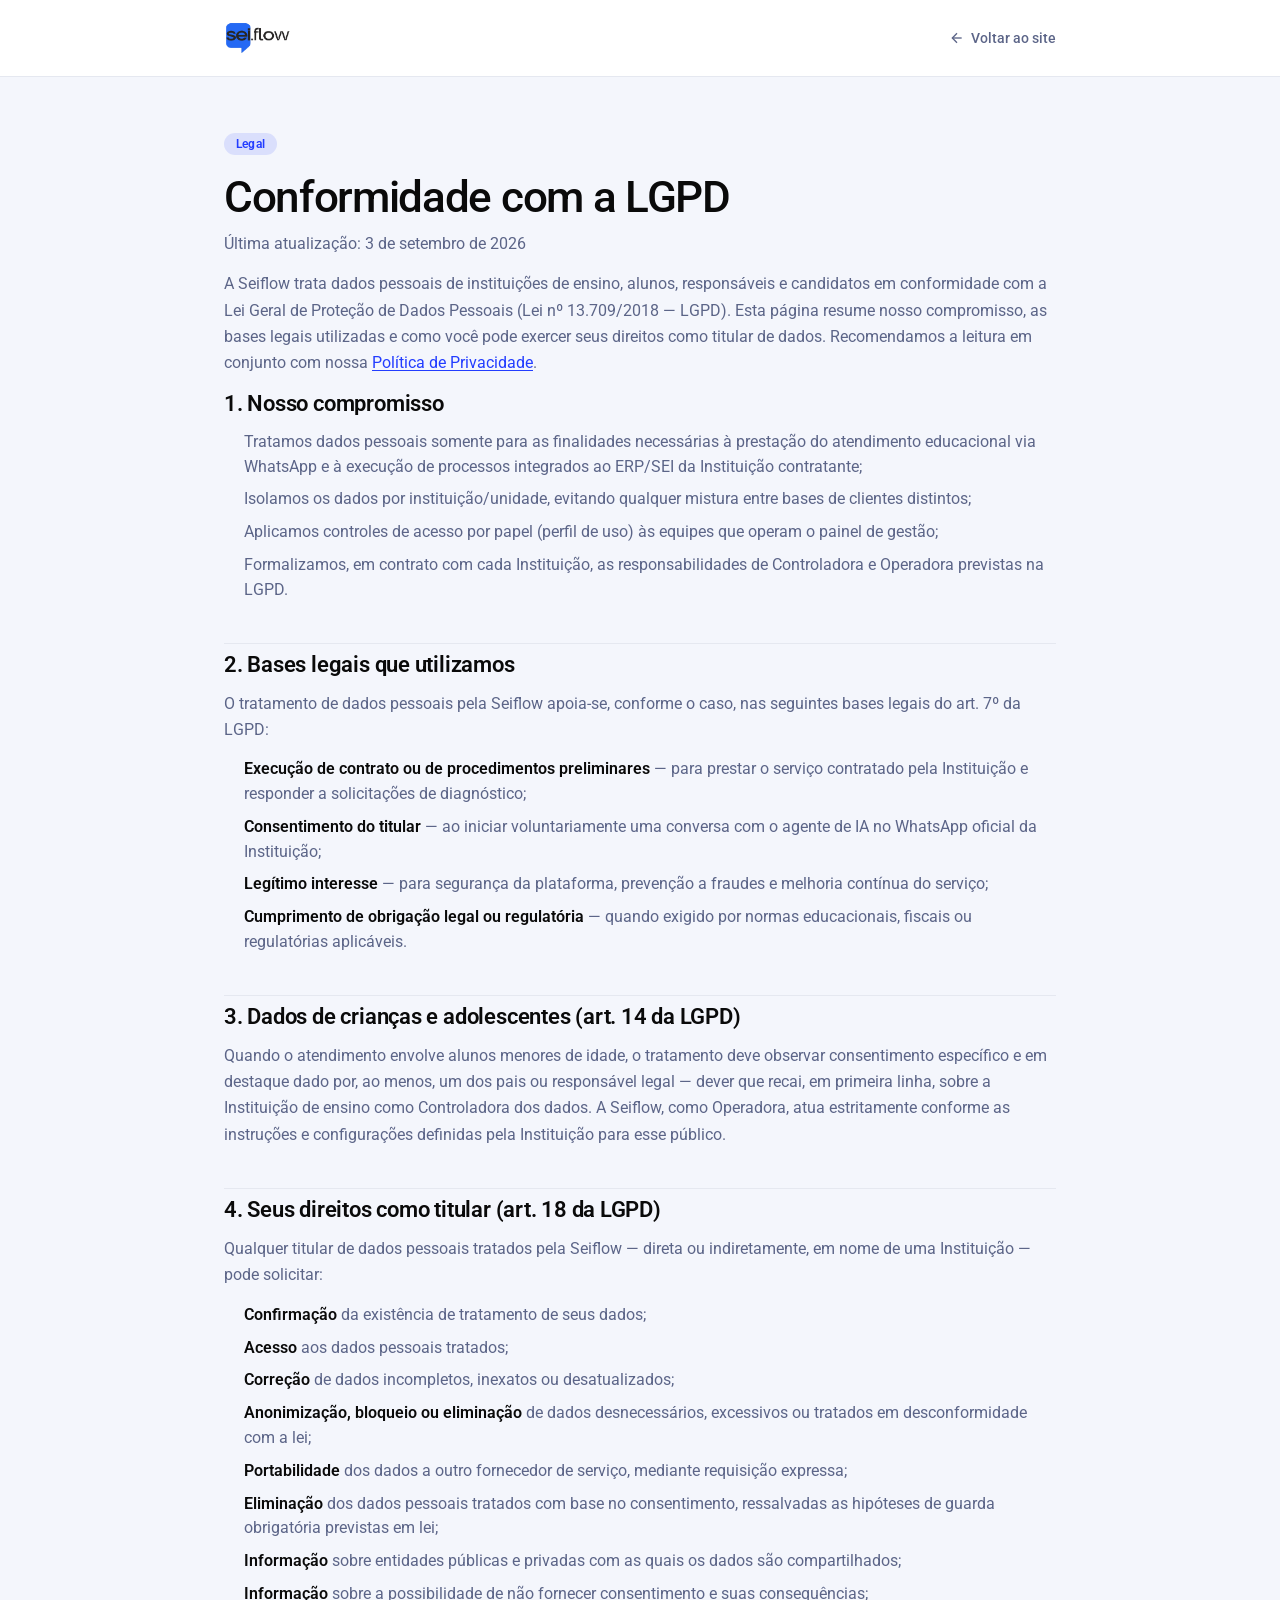
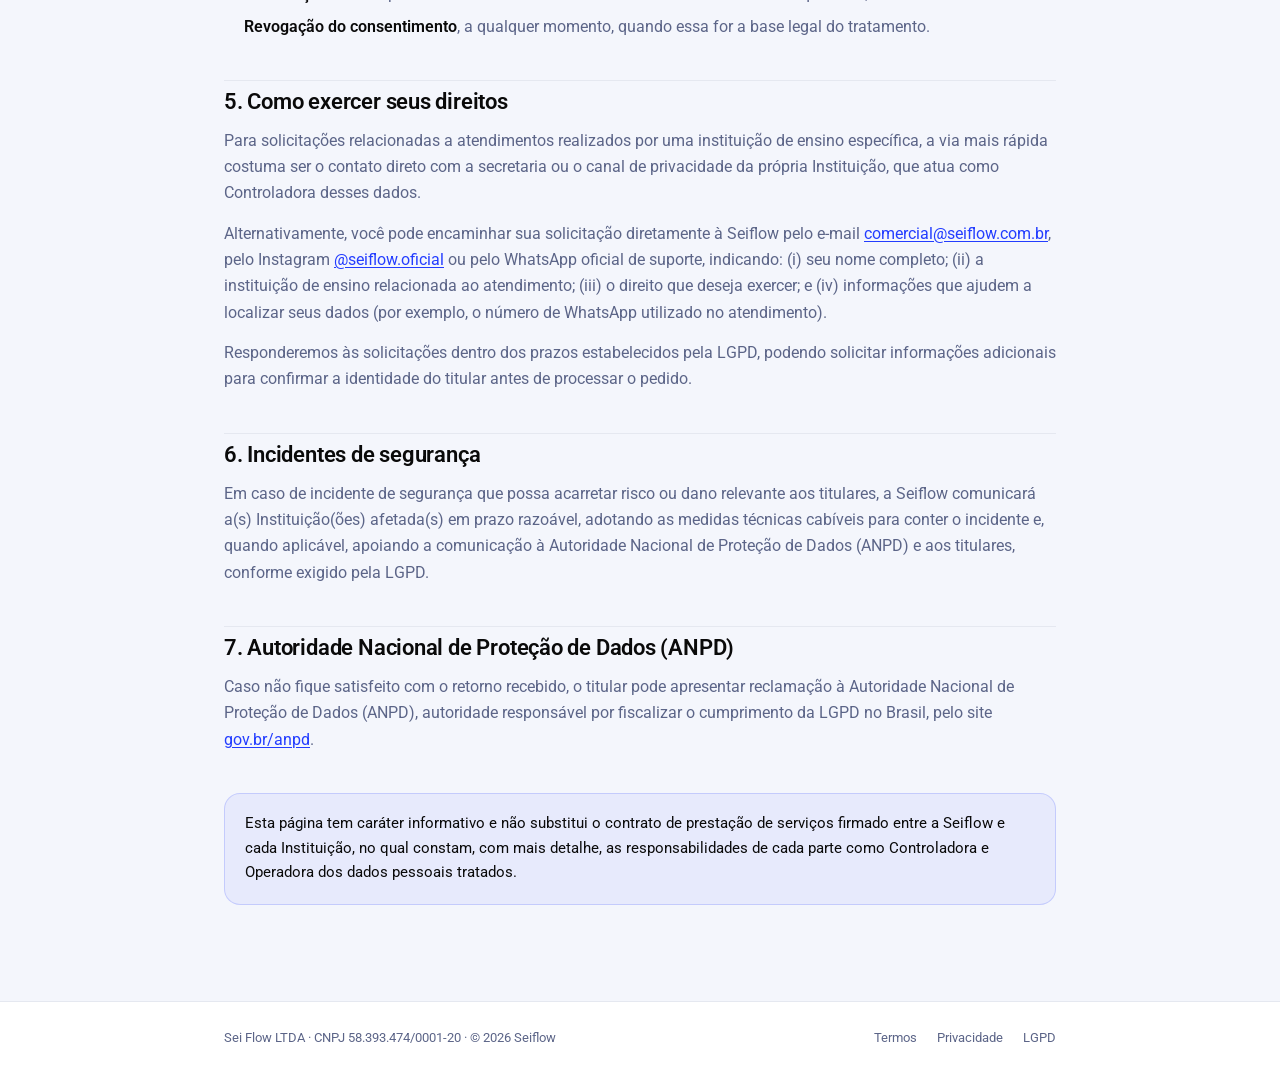
<file: lgpd.html>
<!DOCTYPE html>
<html lang="pt-BR">
<head>
  <!-- Google tag (gtag.js) -->
  <script async src="https://www.googletagmanager.com/gtag/js?id=G-MRN23VT458"></script>
  <script>
    window.dataLayer = window.dataLayer || [];
    function gtag(){dataLayer.push(arguments);}
    gtag('js', new Date());

    gtag('config', 'G-MRN23VT458');
  </script>
  <meta charset="UTF-8">
  <meta name="viewport" content="width=device-width, initial-scale=1, maximum-scale=5">
  <title>LGPD — Seiflow</title>
  <meta name="description" content="Compromisso da Seiflow com a Lei Geral de Proteção de Dados: bases legais, direitos do titular e como exercê-los.">
  <meta name="robots" content="noindex">
  <link rel="canonical" href="https://seiflow.com.br/lgpd.html">
  <meta property="og:type" content="website">
  <meta property="og:url" content="https://seiflow.com.br/lgpd.html">
  <meta property="og:site_name" content="Seiflow">
  <meta property="og:locale" content="pt_BR">
  <meta property="og:title" content="LGPD — Seiflow">
  <meta property="og:description" content="Compromisso da Seiflow com a Lei Geral de Proteção de Dados: bases legais, direitos do titular e como exercê-los.">
  <meta property="og:image" content="https://seiflow.com.br/assets/og-image.jpg">
  <meta name="twitter:card" content="summary_large_image">
  <meta name="twitter:title" content="LGPD — Seiflow">
  <meta name="twitter:description" content="Compromisso da Seiflow com a Lei Geral de Proteção de Dados: bases legais, direitos do titular e como exercê-los.">
  <meta name="twitter:image" content="https://seiflow.com.br/assets/og-image.jpg">
  <link rel="icon" href="assets/favicon.ico">
  <link rel="icon" type="image/png" sizes="32x32" href="assets/favicon-32.png">
  <link rel="apple-touch-icon" href="assets/apple-touch-icon.png">
  <link rel="preconnect" href="https://fonts.googleapis.com">
  <link rel="preconnect" href="https://fonts.gstatic.com" crossorigin>
  <link href="https://fonts.googleapis.com/css2?family=Roboto:ital,wght@0,400;0,500;0,700;1,400;1,500&family=Instrument+Serif:ital@0;1&display=swap" rel="stylesheet">
  <link rel="stylesheet" href="css/main.css">
</head>
<body>

  <header class="legal-nav">
    <div class="legal-nav__bar">
      <a href="index.html" class="logo" aria-label="Seiflow">
        <img class="logo-img logo-img--dark" src="assets/logo-header-dark.png" alt="sei.flow" style="height:32px">
      </a>
      <a href="index.html" class="legal-nav__back">
        <svg width="16" height="16" viewBox="0 0 24 24" fill="none" stroke="currentColor" stroke-width="2"><path d="m12 19-7-7 7-7"/><path d="M19 12H5"/></svg>
        Voltar ao site
      </a>
    </div>
  </header>

  <main class="legal">
    <span class="legal__eyebrow">Legal</span>
    <h1>Conformidade com a LGPD</h1>
    <p class="legal__updated">Última atualização: 3 de setembro de 2026</p>

    <p class="legal__intro">
      A Seiflow trata dados pessoais de instituições de ensino, alunos, responsáveis e candidatos em conformidade
      com a Lei Geral de Proteção de Dados Pessoais (Lei nº 13.709/2018 — LGPD). Esta página resume nosso
      compromisso, as bases legais utilizadas e como você pode exercer seus direitos como titular de dados.
      Recomendamos a leitura em conjunto com nossa <a class="legal-link" href="privacidade.html">Política de
      Privacidade</a>.
    </p>

    <section>
      <h2>1. Nosso compromisso</h2>
      <ul>
        <li>Tratamos dados pessoais somente para as finalidades necessárias à prestação do atendimento educacional via WhatsApp e à execução de processos integrados ao ERP/SEI da Instituição contratante;</li>
        <li>Isolamos os dados por instituição/unidade, evitando qualquer mistura entre bases de clientes distintos;</li>
        <li>Aplicamos controles de acesso por papel (perfil de uso) às equipes que operam o painel de gestão;</li>
        <li>Formalizamos, em contrato com cada Instituição, as responsabilidades de Controladora e Operadora previstas na LGPD.</li>
      </ul>
    </section>

    <section>
      <h2>2. Bases legais que utilizamos</h2>
      <p>O tratamento de dados pessoais pela Seiflow apoia-se, conforme o caso, nas seguintes bases legais do art. 7º da LGPD:</p>
      <ul>
        <li><strong>Execução de contrato ou de procedimentos preliminares</strong> — para prestar o serviço contratado pela Instituição e responder a solicitações de diagnóstico;</li>
        <li><strong>Consentimento do titular</strong> — ao iniciar voluntariamente uma conversa com o agente de IA no WhatsApp oficial da Instituição;</li>
        <li><strong>Legítimo interesse</strong> — para segurança da plataforma, prevenção a fraudes e melhoria contínua do serviço;</li>
        <li><strong>Cumprimento de obrigação legal ou regulatória</strong> — quando exigido por normas educacionais, fiscais ou regulatórias aplicáveis.</li>
      </ul>
    </section>

    <section>
      <h2>3. Dados de crianças e adolescentes (art. 14 da LGPD)</h2>
      <p>
        Quando o atendimento envolve alunos menores de idade, o tratamento deve observar consentimento específico
        e em destaque dado por, ao menos, um dos pais ou responsável legal — dever que recai, em primeira linha,
        sobre a Instituição de ensino como Controladora dos dados. A Seiflow, como Operadora, atua estritamente
        conforme as instruções e configurações definidas pela Instituição para esse público.
      </p>
    </section>

    <section>
      <h2>4. Seus direitos como titular (art. 18 da LGPD)</h2>
      <p>Qualquer titular de dados pessoais tratados pela Seiflow — direta ou indiretamente, em nome de uma Instituição — pode solicitar:</p>
      <ul>
        <li><strong>Confirmação</strong> da existência de tratamento de seus dados;</li>
        <li><strong>Acesso</strong> aos dados pessoais tratados;</li>
        <li><strong>Correção</strong> de dados incompletos, inexatos ou desatualizados;</li>
        <li><strong>Anonimização, bloqueio ou eliminação</strong> de dados desnecessários, excessivos ou tratados em desconformidade com a lei;</li>
        <li><strong>Portabilidade</strong> dos dados a outro fornecedor de serviço, mediante requisição expressa;</li>
        <li><strong>Eliminação</strong> dos dados pessoais tratados com base no consentimento, ressalvadas as hipóteses de guarda obrigatória previstas em lei;</li>
        <li><strong>Informação</strong> sobre entidades públicas e privadas com as quais os dados são compartilhados;</li>
        <li><strong>Informação</strong> sobre a possibilidade de não fornecer consentimento e suas consequências;</li>
        <li><strong>Revogação do consentimento</strong>, a qualquer momento, quando essa for a base legal do tratamento.</li>
      </ul>
    </section>

    <section>
      <h2>5. Como exercer seus direitos</h2>
      <p>
        Para solicitações relacionadas a atendimentos realizados por uma instituição de ensino específica, a via
        mais rápida costuma ser o contato direto com a secretaria ou o canal de privacidade da própria Instituição,
        que atua como Controladora desses dados.
      </p>
      <p>
        Alternativamente, você pode encaminhar sua solicitação diretamente à Seiflow pelo e-mail
        <a class="legal-link" href="mailto:comercial@seiflow.com.br">comercial@seiflow.com.br</a>, pelo Instagram
        <a class="legal-link" href="https://www.instagram.com/seiflow.oficial" target="_blank" rel="noopener">@seiflow.oficial</a>
        ou pelo WhatsApp oficial de suporte, indicando: (i) seu nome completo; (ii) a instituição de ensino
        relacionada ao atendimento; (iii) o direito que deseja exercer; e (iv) informações que ajudem a localizar
        seus dados (por exemplo, o número de WhatsApp utilizado no atendimento).
      </p>
      <p>
        Responderemos às solicitações dentro dos prazos estabelecidos pela LGPD, podendo solicitar informações
        adicionais para confirmar a identidade do titular antes de processar o pedido.
      </p>
    </section>

    <section>
      <h2>6. Incidentes de segurança</h2>
      <p>
        Em caso de incidente de segurança que possa acarretar risco ou dano relevante aos titulares, a Seiflow
        comunicará a(s) Instituição(ões) afetada(s) em prazo razoável, adotando as medidas técnicas cabíveis para
        conter o incidente e, quando aplicável, apoiando a comunicação à Autoridade Nacional de Proteção de Dados
        (ANPD) e aos titulares, conforme exigido pela LGPD.
      </p>
    </section>

    <section>
      <h2>7. Autoridade Nacional de Proteção de Dados (ANPD)</h2>
      <p>
        Caso não fique satisfeito com o retorno recebido, o titular pode apresentar reclamação à Autoridade Nacional
        de Proteção de Dados (ANPD), autoridade responsável por fiscalizar o cumprimento da LGPD no Brasil, pelo
        site <a class="legal-link" href="https://www.gov.br/anpd" target="_blank" rel="noopener">gov.br/anpd</a>.
      </p>
    </section>

    <div class="legal__note">
      <p>
        Esta página tem caráter informativo e não substitui o contrato de prestação de serviços firmado entre a
        Seiflow e cada Instituição, no qual constam, com mais detalhe, as responsabilidades de cada parte como
        Controladora e Operadora dos dados pessoais tratados.
      </p>
    </div>
  </main>

  <footer class="legal-footer">
    <div class="legal-footer__row">
      <span>Sei Flow LTDA · CNPJ 58.393.474/0001-20 · © 2026 Seiflow</span>
      <div class="legal-footer__links">
        <a href="termos.html">Termos</a>
        <a href="privacidade.html">Privacidade</a>
        <a href="lgpd.html">LGPD</a>
      </div>
    </div>
  </footer>

</body>
</html>
</file>
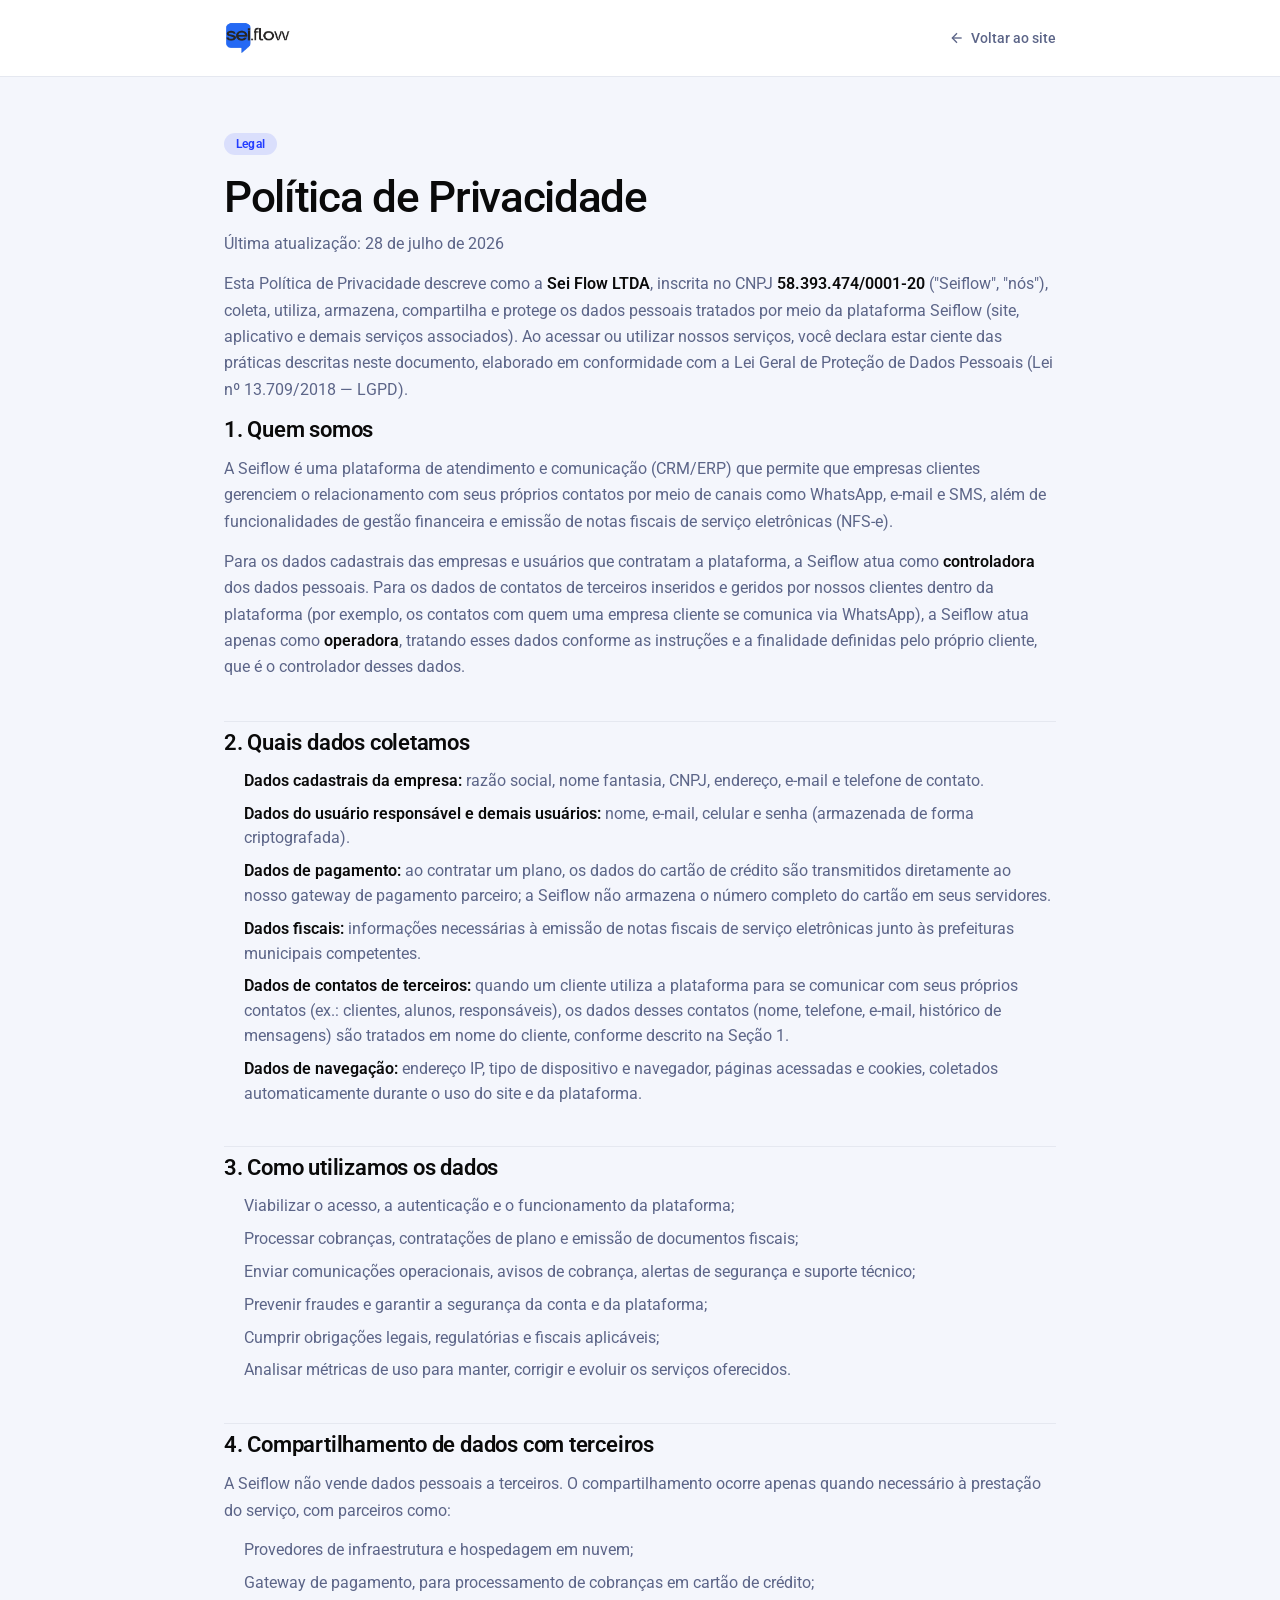
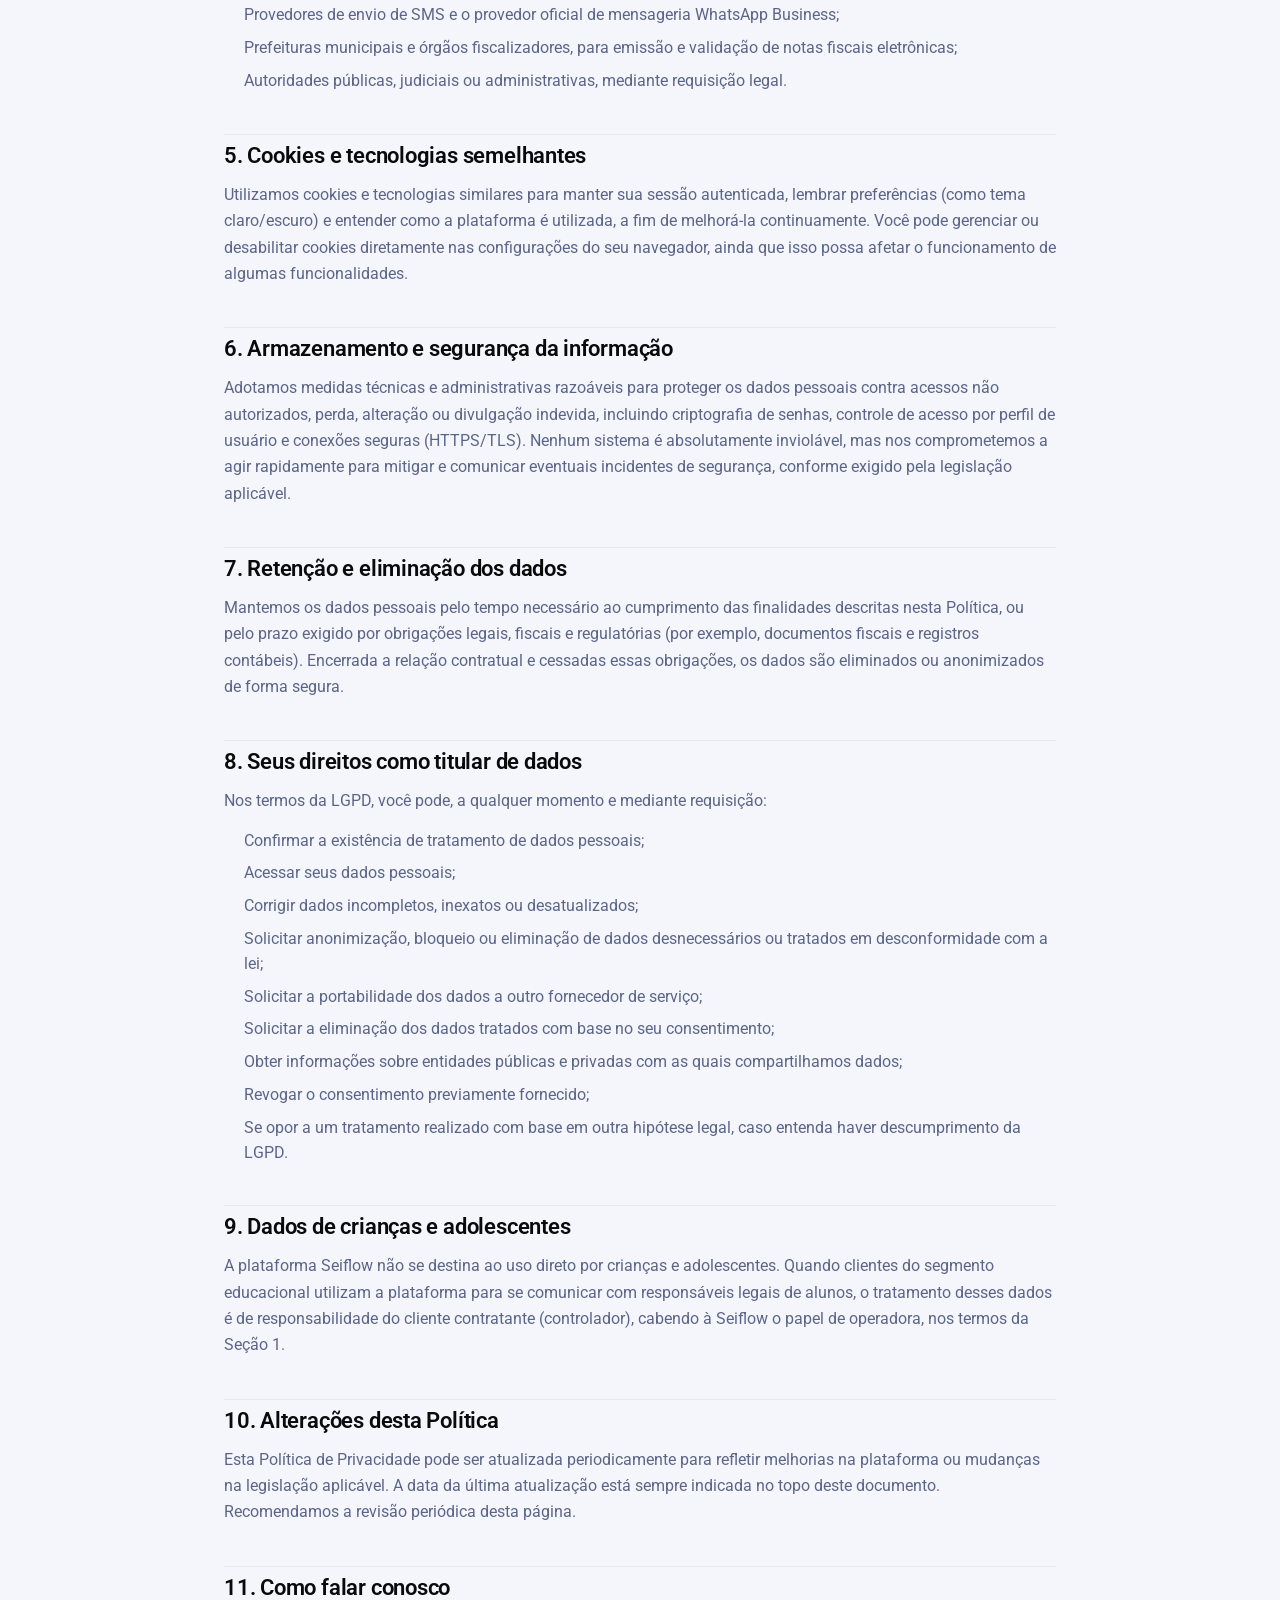
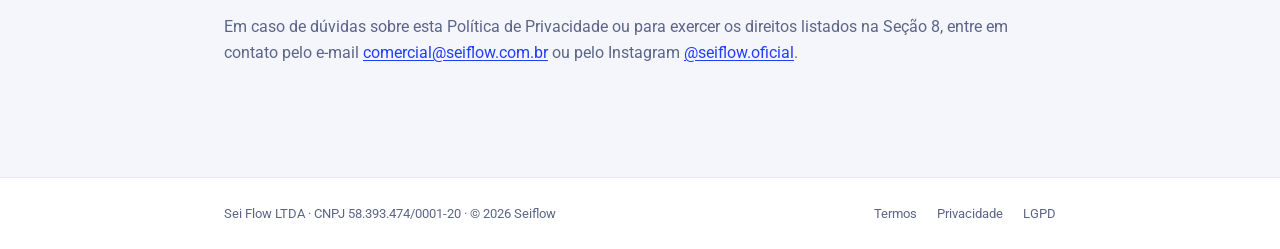
<file: privacidade.html>
<!DOCTYPE html>
<html lang="pt-BR">
<head>
  <!-- Google tag (gtag.js) -->
  <script async src="https://www.googletagmanager.com/gtag/js?id=G-MRN23VT458"></script>
  <script>
    window.dataLayer = window.dataLayer || [];
    function gtag(){dataLayer.push(arguments);}
    gtag('js', new Date());

    gtag('config', 'G-MRN23VT458');
  </script>
  <meta charset="UTF-8">
  <meta name="viewport" content="width=device-width, initial-scale=1, maximum-scale=5">
  <title>Política de Privacidade — Seiflow</title>
  <meta name="description" content="Política de Privacidade da Seiflow: quais dados coletamos, como usamos e como protegemos as informações de clientes e seus contatos.">
  <meta name="robots" content="noindex">
  <link rel="canonical" href="https://seiflow.com.br/privacidade.html">
  <meta property="og:type" content="website">
  <meta property="og:url" content="https://seiflow.com.br/privacidade.html">
  <meta property="og:site_name" content="Seiflow">
  <meta property="og:locale" content="pt_BR">
  <meta property="og:title" content="Política de Privacidade — Seiflow">
  <meta property="og:description" content="Política de Privacidade da Seiflow: quais dados coletamos, como usamos e como protegemos as informações de clientes e seus contatos.">
  <meta property="og:image" content="https://seiflow.com.br/assets/og-image.jpg">
  <meta name="twitter:card" content="summary_large_image">
  <meta name="twitter:title" content="Política de Privacidade — Seiflow">
  <meta name="twitter:description" content="Política de Privacidade da Seiflow: quais dados coletamos, como usamos e como protegemos as informações de clientes e seus contatos.">
  <meta name="twitter:image" content="https://seiflow.com.br/assets/og-image.jpg">
  <link rel="icon" href="assets/favicon.ico">
  <link rel="icon" type="image/png" sizes="32x32" href="assets/favicon-32.png">
  <link rel="apple-touch-icon" href="assets/apple-touch-icon.png">
  <link rel="preconnect" href="https://fonts.googleapis.com">
  <link rel="preconnect" href="https://fonts.gstatic.com" crossorigin>
  <link href="https://fonts.googleapis.com/css2?family=Roboto:ital,wght@0,400;0,500;0,700;1,400;1,500&family=Instrument+Serif:ital@0;1&display=swap" rel="stylesheet">
  <link rel="stylesheet" href="css/main.css">
</head>
<body>

  <header class="legal-nav">
    <div class="legal-nav__bar">
      <a href="index.html" class="logo" aria-label="Seiflow">
        <img class="logo-img logo-img--dark" src="assets/logo-header-dark.png" alt="sei.flow" style="height:32px">
      </a>
      <a href="index.html" class="legal-nav__back">
        <svg width="16" height="16" viewBox="0 0 24 24" fill="none" stroke="currentColor" stroke-width="2"><path d="m12 19-7-7 7-7"/><path d="M19 12H5"/></svg>
        Voltar ao site
      </a>
    </div>
  </header>

  <main class="legal">
    <span class="legal__eyebrow">Legal</span>
    <h1>Política de Privacidade</h1>
    <p class="legal__updated">Última atualização: 28 de julho de 2026</p>

    <p class="legal__intro">
      Esta Política de Privacidade descreve como a <strong>Sei Flow LTDA</strong>, inscrita no CNPJ
      <strong>58.393.474/0001-20</strong> ("Seiflow", "nós"), coleta, utiliza, armazena, compartilha e protege os
      dados pessoais tratados por meio da plataforma Seiflow (site, aplicativo e demais serviços associados). Ao
      acessar ou utilizar nossos serviços, você declara estar ciente das práticas descritas neste documento,
      elaborado em conformidade com a Lei Geral de Proteção de Dados Pessoais (Lei nº 13.709/2018 — LGPD).
    </p>

    <section>
      <h2>1. Quem somos</h2>
      <p>
        A Seiflow é uma plataforma de atendimento e comunicação (CRM/ERP) que permite que empresas clientes
        gerenciem o relacionamento com seus próprios contatos por meio de canais como WhatsApp, e-mail e SMS, além
        de funcionalidades de gestão financeira e emissão de notas fiscais de serviço eletrônicas (NFS-e).
      </p>
      <p>
        Para os dados cadastrais das empresas e usuários que contratam a plataforma, a Seiflow atua como
        <strong>controladora</strong> dos dados pessoais. Para os dados de contatos de terceiros inseridos e
        geridos por nossos clientes dentro da plataforma (por exemplo, os contatos com quem uma empresa cliente se
        comunica via WhatsApp), a Seiflow atua apenas como <strong>operadora</strong>, tratando esses dados
        conforme as instruções e a finalidade definidas pelo próprio cliente, que é o controlador desses dados.
      </p>
    </section>

    <section>
      <h2>2. Quais dados coletamos</h2>
      <ul>
        <li><strong>Dados cadastrais da empresa:</strong> razão social, nome fantasia, CNPJ, endereço, e-mail e telefone de contato.</li>
        <li><strong>Dados do usuário responsável e demais usuários:</strong> nome, e-mail, celular e senha (armazenada de forma criptografada).</li>
        <li><strong>Dados de pagamento:</strong> ao contratar um plano, os dados do cartão de crédito são transmitidos diretamente ao nosso gateway de pagamento parceiro; a Seiflow não armazena o número completo do cartão em seus servidores.</li>
        <li><strong>Dados fiscais:</strong> informações necessárias à emissão de notas fiscais de serviço eletrônicas junto às prefeituras municipais competentes.</li>
        <li><strong>Dados de contatos de terceiros:</strong> quando um cliente utiliza a plataforma para se comunicar com seus próprios contatos (ex.: clientes, alunos, responsáveis), os dados desses contatos (nome, telefone, e-mail, histórico de mensagens) são tratados em nome do cliente, conforme descrito na Seção 1.</li>
        <li><strong>Dados de navegação:</strong> endereço IP, tipo de dispositivo e navegador, páginas acessadas e cookies, coletados automaticamente durante o uso do site e da plataforma.</li>
      </ul>
    </section>

    <section>
      <h2>3. Como utilizamos os dados</h2>
      <ul>
        <li>Viabilizar o acesso, a autenticação e o funcionamento da plataforma;</li>
        <li>Processar cobranças, contratações de plano e emissão de documentos fiscais;</li>
        <li>Enviar comunicações operacionais, avisos de cobrança, alertas de segurança e suporte técnico;</li>
        <li>Prevenir fraudes e garantir a segurança da conta e da plataforma;</li>
        <li>Cumprir obrigações legais, regulatórias e fiscais aplicáveis;</li>
        <li>Analisar métricas de uso para manter, corrigir e evoluir os serviços oferecidos.</li>
      </ul>
    </section>

    <section>
      <h2>4. Compartilhamento de dados com terceiros</h2>
      <p>
        A Seiflow não vende dados pessoais a terceiros. O compartilhamento ocorre apenas quando necessário à
        prestação do serviço, com parceiros como:
      </p>
      <ul>
        <li>Provedores de infraestrutura e hospedagem em nuvem;</li>
        <li>Gateway de pagamento, para processamento de cobranças em cartão de crédito;</li>
        <li>Provedores de envio de SMS e o provedor oficial de mensageria WhatsApp Business;</li>
        <li>Prefeituras municipais e órgãos fiscalizadores, para emissão e validação de notas fiscais eletrônicas;</li>
        <li>Autoridades públicas, judiciais ou administrativas, mediante requisição legal.</li>
      </ul>
    </section>

    <section>
      <h2>5. Cookies e tecnologias semelhantes</h2>
      <p>
        Utilizamos cookies e tecnologias similares para manter sua sessão autenticada, lembrar preferências (como
        tema claro/escuro) e entender como a plataforma é utilizada, a fim de melhorá-la continuamente. Você pode
        gerenciar ou desabilitar cookies diretamente nas configurações do seu navegador, ainda que isso possa
        afetar o funcionamento de algumas funcionalidades.
      </p>
    </section>

    <section>
      <h2>6. Armazenamento e segurança da informação</h2>
      <p>
        Adotamos medidas técnicas e administrativas razoáveis para proteger os dados pessoais contra acessos não
        autorizados, perda, alteração ou divulgação indevida, incluindo criptografia de senhas, controle de acesso
        por perfil de usuário e conexões seguras (HTTPS/TLS). Nenhum sistema é absolutamente inviolável, mas nos
        comprometemos a agir rapidamente para mitigar e comunicar eventuais incidentes de segurança, conforme
        exigido pela legislação aplicável.
      </p>
    </section>

    <section>
      <h2>7. Retenção e eliminação dos dados</h2>
      <p>
        Mantemos os dados pessoais pelo tempo necessário ao cumprimento das finalidades descritas nesta Política,
        ou pelo prazo exigido por obrigações legais, fiscais e regulatórias (por exemplo, documentos fiscais e
        registros contábeis). Encerrada a relação contratual e cessadas essas obrigações, os dados são eliminados
        ou anonimizados de forma segura.
      </p>
    </section>

    <section>
      <h2>8. Seus direitos como titular de dados</h2>
      <p>Nos termos da LGPD, você pode, a qualquer momento e mediante requisição:</p>
      <ul>
        <li>Confirmar a existência de tratamento de dados pessoais;</li>
        <li>Acessar seus dados pessoais;</li>
        <li>Corrigir dados incompletos, inexatos ou desatualizados;</li>
        <li>Solicitar anonimização, bloqueio ou eliminação de dados desnecessários ou tratados em desconformidade com a lei;</li>
        <li>Solicitar a portabilidade dos dados a outro fornecedor de serviço;</li>
        <li>Solicitar a eliminação dos dados tratados com base no seu consentimento;</li>
        <li>Obter informações sobre entidades públicas e privadas com as quais compartilhamos dados;</li>
        <li>Revogar o consentimento previamente fornecido;</li>
        <li>Se opor a um tratamento realizado com base em outra hipótese legal, caso entenda haver descumprimento da LGPD.</li>
      </ul>
    </section>

    <section>
      <h2>9. Dados de crianças e adolescentes</h2>
      <p>
        A plataforma Seiflow não se destina ao uso direto por crianças e adolescentes. Quando clientes do segmento
        educacional utilizam a plataforma para se comunicar com responsáveis legais de alunos, o tratamento desses
        dados é de responsabilidade do cliente contratante (controlador), cabendo à Seiflow o papel de operadora,
        nos termos da Seção 1.
      </p>
    </section>

    <section>
      <h2>10. Alterações desta Política</h2>
      <p>
        Esta Política de Privacidade pode ser atualizada periodicamente para refletir melhorias na plataforma ou
        mudanças na legislação aplicável. A data da última atualização está sempre indicada no topo deste
        documento. Recomendamos a revisão periódica desta página.
      </p>
    </section>

    <section>
      <h2>11. Como falar conosco</h2>
      <p>
        Em caso de dúvidas sobre esta Política de Privacidade ou para exercer os direitos listados na Seção 8,
        entre em contato pelo e-mail
        <a class="legal-link" href="mailto:comercial@seiflow.com.br">comercial@seiflow.com.br</a> ou pelo Instagram
        <a class="legal-link" href="https://www.instagram.com/seiflow.oficial" target="_blank" rel="noopener">@seiflow.oficial</a>.
      </p>
    </section>
  </main>

  <footer class="legal-footer">
    <div class="legal-footer__row">
      <span>Sei Flow LTDA · CNPJ 58.393.474/0001-20 · © 2026 Seiflow</span>
      <div class="legal-footer__links">
        <a href="termos.html">Termos</a>
        <a href="privacidade.html">Privacidade</a>
        <a href="lgpd.html">LGPD</a>
      </div>
    </div>
  </footer>

</body>
</html>
</file>
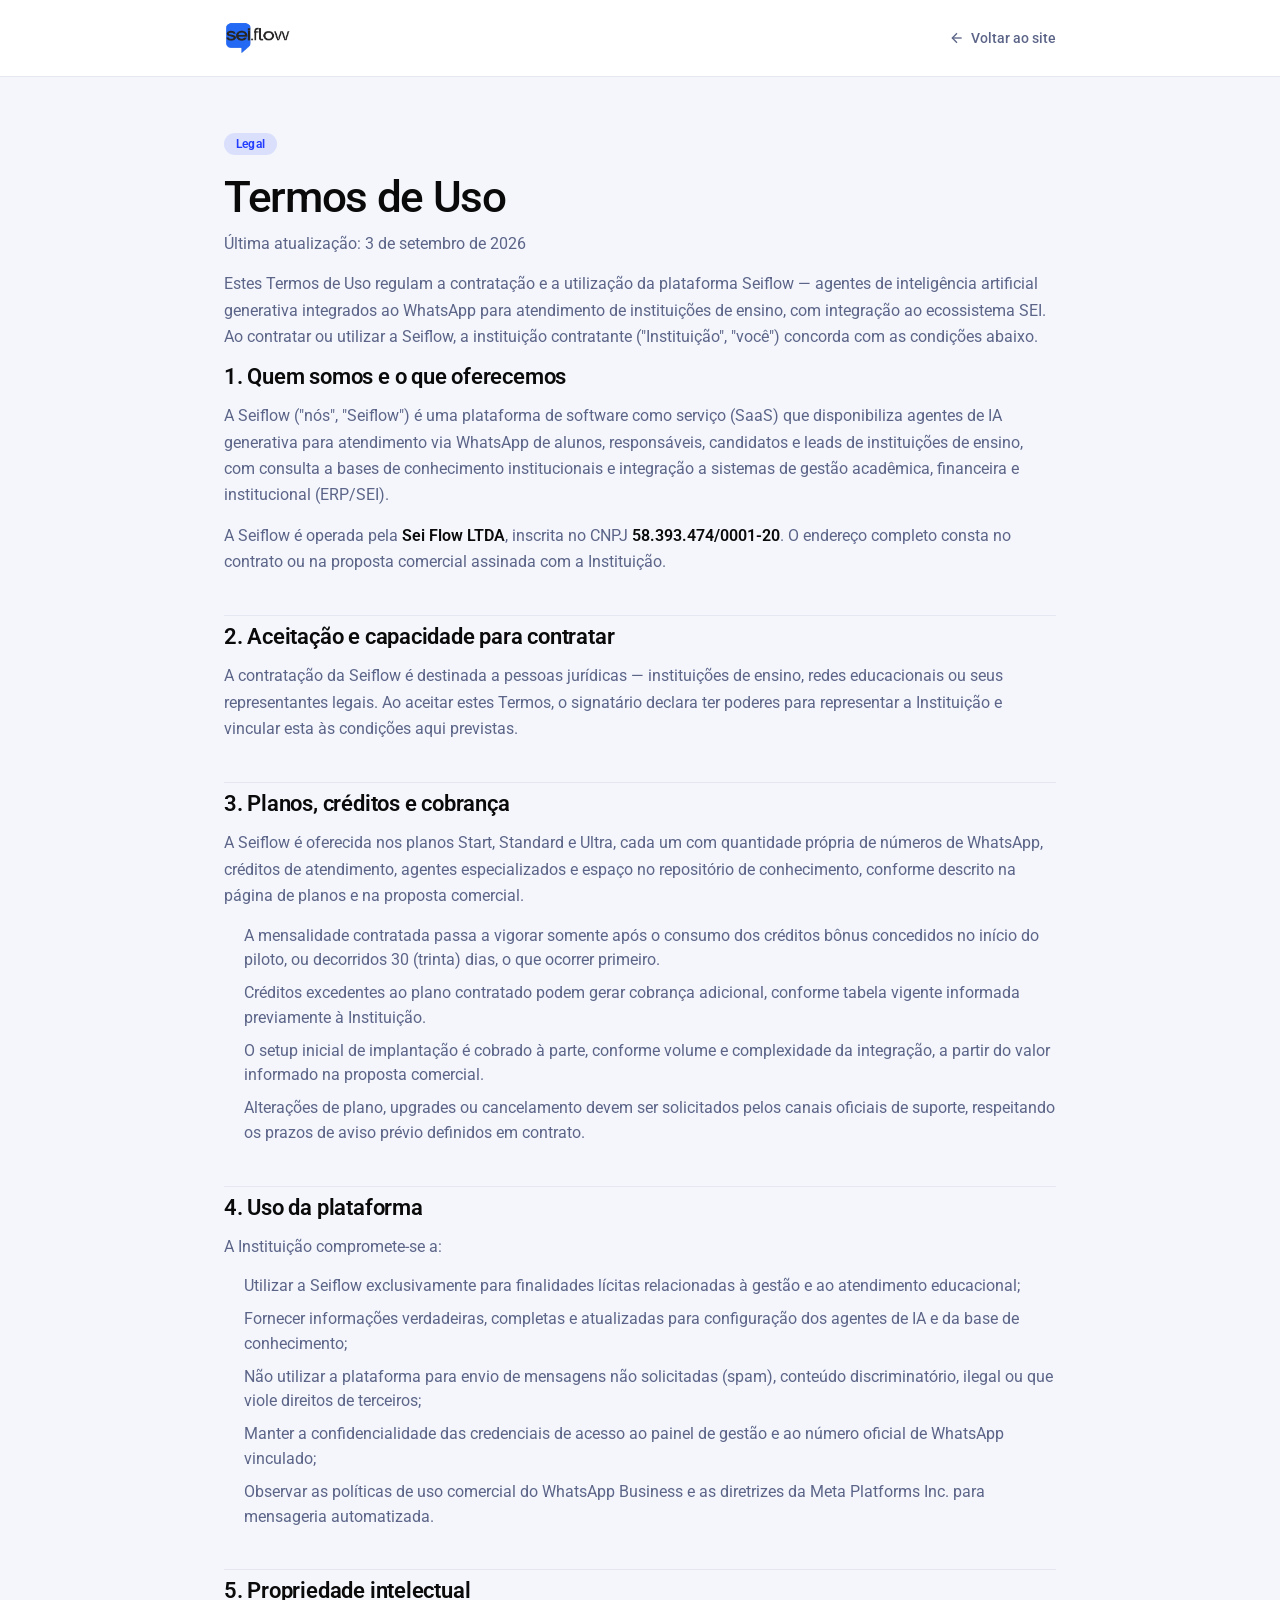
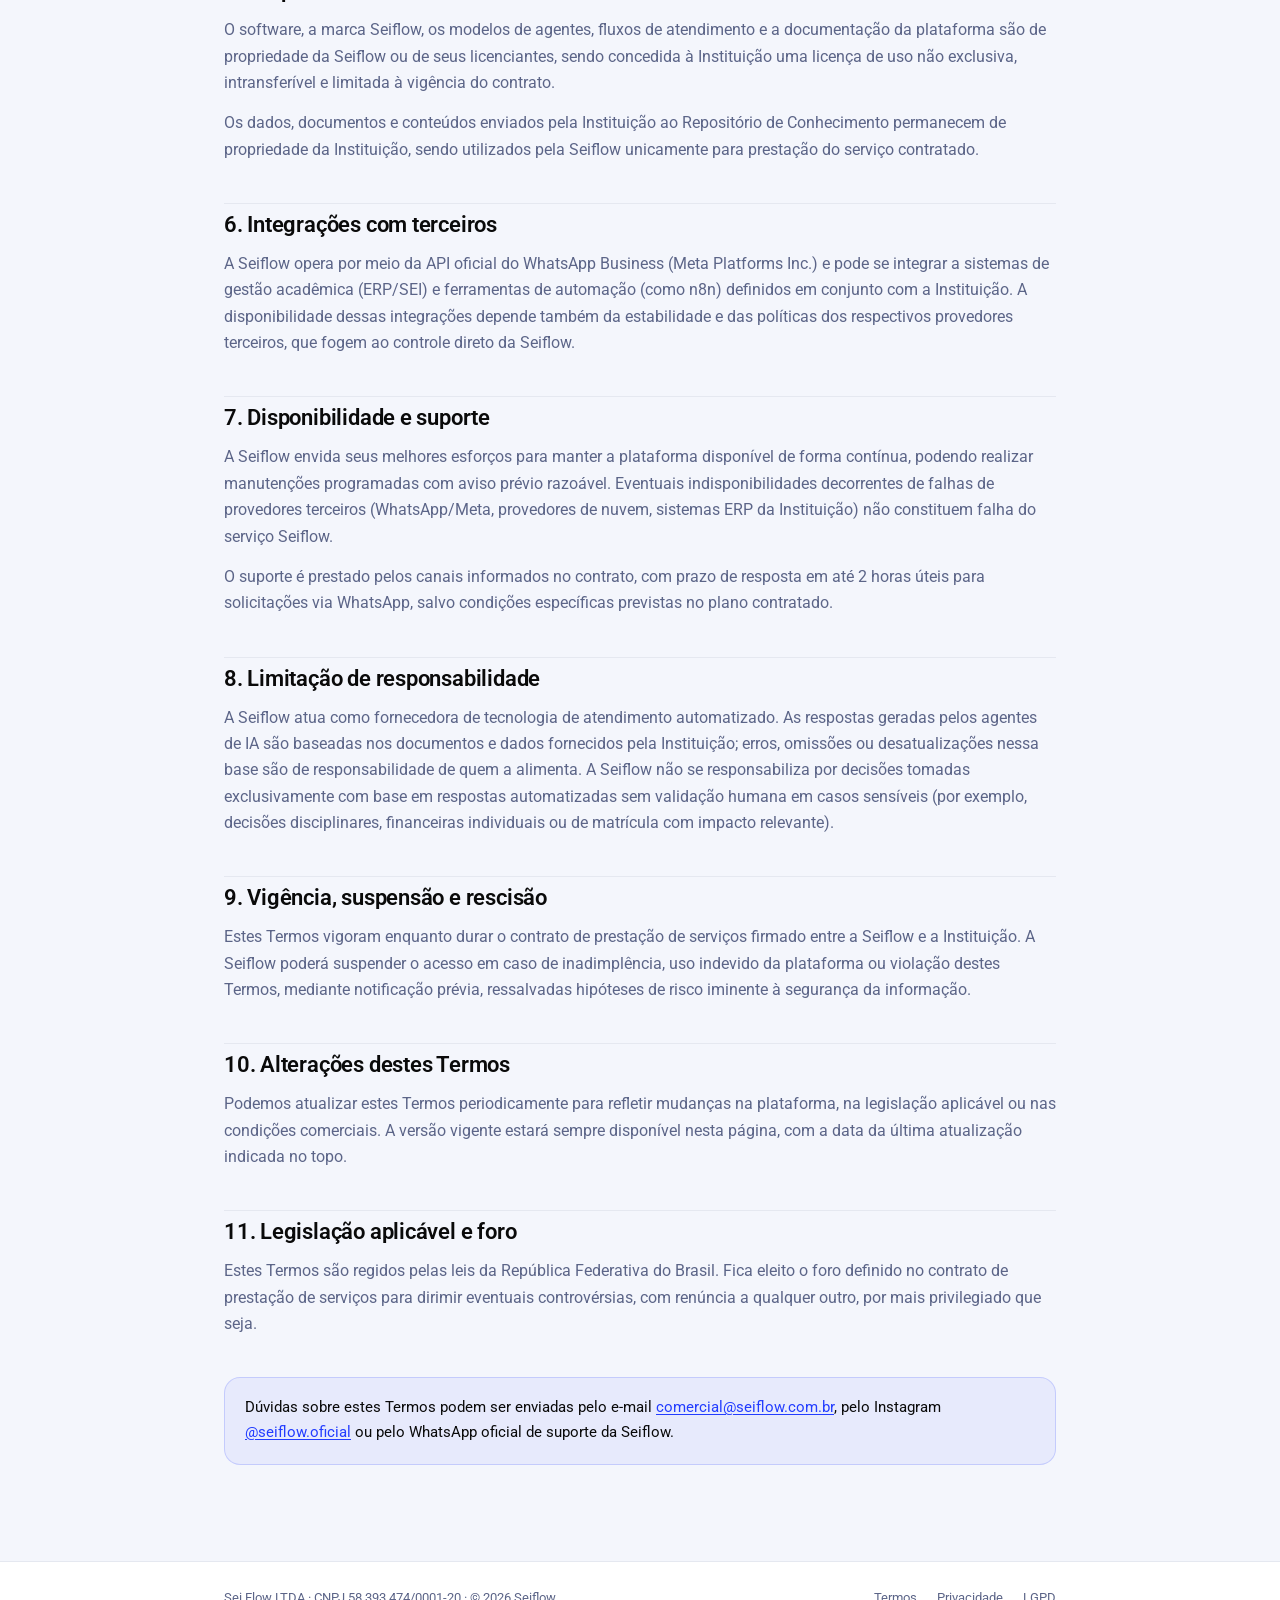
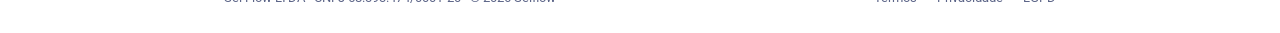
<file: termos.html>
<!DOCTYPE html>
<html lang="pt-BR">
<head>
  <!-- Google tag (gtag.js) -->
  <script async src="https://www.googletagmanager.com/gtag/js?id=G-MRN23VT458"></script>
  <script>
    window.dataLayer = window.dataLayer || [];
    function gtag(){dataLayer.push(arguments);}
    gtag('js', new Date());

    gtag('config', 'G-MRN23VT458');
  </script>
  <meta charset="UTF-8">
  <meta name="viewport" content="width=device-width, initial-scale=1, maximum-scale=5">
  <title>Termos de Uso — Seiflow</title>
  <meta name="description" content="Termos de Uso da plataforma Seiflow: condições de contratação, planos, uso aceitável e responsabilidades.">
  <meta name="robots" content="noindex">
  <link rel="canonical" href="https://seiflow.com.br/termos.html">
  <meta property="og:type" content="website">
  <meta property="og:url" content="https://seiflow.com.br/termos.html">
  <meta property="og:site_name" content="Seiflow">
  <meta property="og:locale" content="pt_BR">
  <meta property="og:title" content="Termos de Uso — Seiflow">
  <meta property="og:description" content="Termos de Uso da plataforma Seiflow: condições de contratação, planos, uso aceitável e responsabilidades.">
  <meta property="og:image" content="https://seiflow.com.br/assets/og-image.jpg">
  <meta name="twitter:card" content="summary_large_image">
  <meta name="twitter:title" content="Termos de Uso — Seiflow">
  <meta name="twitter:description" content="Termos de Uso da plataforma Seiflow: condições de contratação, planos, uso aceitável e responsabilidades.">
  <meta name="twitter:image" content="https://seiflow.com.br/assets/og-image.jpg">
  <link rel="icon" href="assets/favicon.ico">
  <link rel="icon" type="image/png" sizes="32x32" href="assets/favicon-32.png">
  <link rel="apple-touch-icon" href="assets/apple-touch-icon.png">
  <link rel="preconnect" href="https://fonts.googleapis.com">
  <link rel="preconnect" href="https://fonts.gstatic.com" crossorigin>
  <link href="https://fonts.googleapis.com/css2?family=Roboto:ital,wght@0,400;0,500;0,700;1,400;1,500&family=Instrument+Serif:ital@0;1&display=swap" rel="stylesheet">
  <link rel="stylesheet" href="css/main.css">
</head>
<body>

  <header class="legal-nav">
    <div class="legal-nav__bar">
      <a href="index.html" class="logo" aria-label="Seiflow">
        <img class="logo-img logo-img--dark" src="assets/logo-header-dark.png" alt="sei.flow" style="height:32px">
      </a>
      <a href="index.html" class="legal-nav__back">
        <svg width="16" height="16" viewBox="0 0 24 24" fill="none" stroke="currentColor" stroke-width="2"><path d="m12 19-7-7 7-7"/><path d="M19 12H5"/></svg>
        Voltar ao site
      </a>
    </div>
  </header>

  <main class="legal">
    <span class="legal__eyebrow">Legal</span>
    <h1>Termos de Uso</h1>
    <p class="legal__updated">Última atualização: 3 de setembro de 2026</p>

    <p class="legal__intro">
      Estes Termos de Uso regulam a contratação e a utilização da plataforma Seiflow — agentes de inteligência
      artificial generativa integrados ao WhatsApp para atendimento de instituições de ensino, com integração ao
      ecossistema SEI. Ao contratar ou utilizar a Seiflow, a instituição contratante ("Instituição", "você")
      concorda com as condições abaixo.
    </p>

    <section>
      <h2>1. Quem somos e o que oferecemos</h2>
      <p>
        A Seiflow ("nós", "Seiflow") é uma plataforma de software como serviço (SaaS) que disponibiliza agentes de
        IA generativa para atendimento via WhatsApp de alunos, responsáveis, candidatos e leads de instituições de
        ensino, com consulta a bases de conhecimento institucionais e integração a sistemas de gestão acadêmica,
        financeira e institucional (ERP/SEI).
      </p>
      <p>
        A Seiflow é operada pela <strong>Sei Flow LTDA</strong>, inscrita no CNPJ
        <strong>58.393.474/0001-20</strong>. O endereço completo consta no contrato ou na proposta comercial
        assinada com a Instituição.
      </p>
    </section>

    <section>
      <h2>2. Aceitação e capacidade para contratar</h2>
      <p>
        A contratação da Seiflow é destinada a pessoas jurídicas — instituições de ensino, redes educacionais ou
        seus representantes legais. Ao aceitar estes Termos, o signatário declara ter poderes para representar a
        Instituição e vincular esta às condições aqui previstas.
      </p>
    </section>

    <section>
      <h2>3. Planos, créditos e cobrança</h2>
      <p>
        A Seiflow é oferecida nos planos Start, Standard e Ultra, cada um com quantidade própria de números de
        WhatsApp, créditos de atendimento, agentes especializados e espaço no repositório de conhecimento, conforme
        descrito na página de planos e na proposta comercial.
      </p>
      <ul>
        <li>A mensalidade contratada passa a vigorar somente após o consumo dos créditos bônus concedidos no início do piloto, ou decorridos 30 (trinta) dias, o que ocorrer primeiro.</li>
        <li>Créditos excedentes ao plano contratado podem gerar cobrança adicional, conforme tabela vigente informada previamente à Instituição.</li>
        <li>O setup inicial de implantação é cobrado à parte, conforme volume e complexidade da integração, a partir do valor informado na proposta comercial.</li>
        <li>Alterações de plano, upgrades ou cancelamento devem ser solicitados pelos canais oficiais de suporte, respeitando os prazos de aviso prévio definidos em contrato.</li>
      </ul>
    </section>

    <section>
      <h2>4. Uso da plataforma</h2>
      <p>A Instituição compromete-se a:</p>
      <ul>
        <li>Utilizar a Seiflow exclusivamente para finalidades lícitas relacionadas à gestão e ao atendimento educacional;</li>
        <li>Fornecer informações verdadeiras, completas e atualizadas para configuração dos agentes de IA e da base de conhecimento;</li>
        <li>Não utilizar a plataforma para envio de mensagens não solicitadas (spam), conteúdo discriminatório, ilegal ou que viole direitos de terceiros;</li>
        <li>Manter a confidencialidade das credenciais de acesso ao painel de gestão e ao número oficial de WhatsApp vinculado;</li>
        <li>Observar as políticas de uso comercial do WhatsApp Business e as diretrizes da Meta Platforms Inc. para mensageria automatizada.</li>
      </ul>
    </section>

    <section>
      <h2>5. Propriedade intelectual</h2>
      <p>
        O software, a marca Seiflow, os modelos de agentes, fluxos de atendimento e a documentação da plataforma são
        de propriedade da Seiflow ou de seus licenciantes, sendo concedida à Instituição uma licença de uso não
        exclusiva, intransferível e limitada à vigência do contrato.
      </p>
      <p>
        Os dados, documentos e conteúdos enviados pela Instituição ao Repositório de Conhecimento permanecem de
        propriedade da Instituição, sendo utilizados pela Seiflow unicamente para prestação do serviço contratado.
      </p>
    </section>

    <section>
      <h2>6. Integrações com terceiros</h2>
      <p>
        A Seiflow opera por meio da API oficial do WhatsApp Business (Meta Platforms Inc.) e pode se integrar a
        sistemas de gestão acadêmica (ERP/SEI) e ferramentas de automação (como n8n) definidos em conjunto com a
        Instituição. A disponibilidade dessas integrações depende também da estabilidade e das políticas dos
        respectivos provedores terceiros, que fogem ao controle direto da Seiflow.
      </p>
    </section>

    <section>
      <h2>7. Disponibilidade e suporte</h2>
      <p>
        A Seiflow envida seus melhores esforços para manter a plataforma disponível de forma contínua, podendo
        realizar manutenções programadas com aviso prévio razoável. Eventuais indisponibilidades decorrentes de
        falhas de provedores terceiros (WhatsApp/Meta, provedores de nuvem, sistemas ERP da Instituição) não
        constituem falha do serviço Seiflow.
      </p>
      <p>
        O suporte é prestado pelos canais informados no contrato, com prazo de resposta em até 2 horas úteis para
        solicitações via WhatsApp, salvo condições específicas previstas no plano contratado.
      </p>
    </section>

    <section>
      <h2>8. Limitação de responsabilidade</h2>
      <p>
        A Seiflow atua como fornecedora de tecnologia de atendimento automatizado. As respostas geradas pelos
        agentes de IA são baseadas nos documentos e dados fornecidos pela Instituição; erros, omissões ou
        desatualizações nessa base são de responsabilidade de quem a alimenta. A Seiflow não se responsabiliza por
        decisões tomadas exclusivamente com base em respostas automatizadas sem validação humana em casos sensíveis
        (por exemplo, decisões disciplinares, financeiras individuais ou de matrícula com impacto relevante).
      </p>
    </section>

    <section>
      <h2>9. Vigência, suspensão e rescisão</h2>
      <p>
        Estes Termos vigoram enquanto durar o contrato de prestação de serviços firmado entre a Seiflow e a
        Instituição. A Seiflow poderá suspender o acesso em caso de inadimplência, uso indevido da plataforma ou
        violação destes Termos, mediante notificação prévia, ressalvadas hipóteses de risco iminente à segurança da
        informação.
      </p>
    </section>

    <section>
      <h2>10. Alterações destes Termos</h2>
      <p>
        Podemos atualizar estes Termos periodicamente para refletir mudanças na plataforma, na legislação aplicável
        ou nas condições comerciais. A versão vigente estará sempre disponível nesta página, com a data da última
        atualização indicada no topo.
      </p>
    </section>

    <section>
      <h2>11. Legislação aplicável e foro</h2>
      <p>
        Estes Termos são regidos pelas leis da República Federativa do Brasil. Fica eleito o foro definido no
        contrato de prestação de serviços para dirimir eventuais controvérsias, com renúncia a qualquer outro, por
        mais privilegiado que seja.
      </p>
    </section>

    <div class="legal__note">
      <p>
        Dúvidas sobre estes Termos podem ser enviadas pelo e-mail
        <a class="legal-link" href="mailto:comercial@seiflow.com.br">comercial@seiflow.com.br</a>, pelo Instagram
        <a class="legal-link" href="https://www.instagram.com/seiflow.oficial" target="_blank" rel="noopener">@seiflow.oficial</a>
        ou pelo WhatsApp oficial de suporte da Seiflow.
      </p>
    </div>
  </main>

  <footer class="legal-footer">
    <div class="legal-footer__row">
      <span>Sei Flow LTDA · CNPJ 58.393.474/0001-20 · © 2026 Seiflow</span>
      <div class="legal-footer__links">
        <a href="termos.html">Termos</a>
        <a href="privacidade.html">Privacidade</a>
        <a href="lgpd.html">LGPD</a>
      </div>
    </div>
  </footer>

</body>
</html>
</file>
<file: css/main.css>
:root {
  --background: #f4f6fc;
  --foreground: #0a0a0a;
  --muted: #f4f6fc;
  --muted-foreground: #5c6588;
  --border: #e5e8f0;
  --ring: #233dff;
  --frame: #ffffff;
  --accent: #233dff;
  --card-primary: #233dff;
  --card-secondary: #d9e0ff;
  --card-foreground: #ffffff;
  --card-foreground-muted: rgba(255, 255, 255, 0.78);
  --phone-screen: #f4f6fc;
  --font-sans: "Roboto", system-ui, -apple-system, sans-serif;
  --font-serif: "Instrument Serif", Georgia, serif;
  --radius-xl: 12px;
  --radius-2xl: 16px;
  --radius-3xl: 24px;
  --radius-4xl: 32px;
  --nav-w: 56rem;
  --ease: cubic-bezier(0.22, 1, 0.36, 1);
  --sei: #233dff;

  /* Cores do blob — altere estes RGB para mudar o fundo do hero e do CTA */
  --blob-hero-base: #e7eeff;
  --blob-hero-1: 35, 61, 255;
  --blob-hero-2: 70, 190, 255;
  --blob-hero-3: 150, 110, 255;
  --blob-hero-4: 50, 220, 180;
  --blob-cta-base: #eaf1ff;
  --blob-cta-1: 35, 61, 255;
  --blob-cta-2: 90, 200, 255;
  --blob-cta-3: 170, 90, 255;
  --blob-cta-4: 40, 215, 170;
}

html.dark {
  --background: #0b1024;
  --foreground: #fafafa;
  --muted: #12183a;
  --muted-foreground: #a3a3a3;
  --border: #1e2748;
  --ring: #233dff;
  --frame: #070b1c;
  --accent: #233dff;
  --card-primary: #233dff;
  --card-secondary: #1a2458;
  --card-foreground: #fafafa;
  --card-foreground-muted: #d4d4d4;
  --phone-screen: #f4f6fc;
  color-scheme: dark;
}

*,
*::before,
*::after { box-sizing: border-box; }

html {
  scroll-behavior: smooth;
  overflow-x: hidden;
}

html {
  background: var(--background);
}
html,
body {
  margin: 0;
  padding: 0;
  color: var(--foreground);
  font-family: var(--font-sans);
  -webkit-font-smoothing: antialiased;
  overscroll-behavior-x: none;
}
body { background: transparent; }

::selection {
  background: var(--accent);
  color: #fff;
}

img, video { max-width: 100%; display: block; }
a { color: inherit; text-decoration: none; }
button { font: inherit; cursor: pointer; border: 0; background: none; color: inherit; }
ul { list-style: none; padding: 0; margin: 0; }

.wrap {
  width: min(64rem, calc(100% - 48px));
  margin-inline: auto;
}

section[id] { scroll-margin-top: 108px; }

.sr-only {
  position: absolute;
  width: 1px;
  height: 1px;
  padding: 0;
  margin: -1px;
  overflow: hidden;
  clip: rect(0, 0, 0, 0);
  border: 0;
}

.form-status {
  min-height: 1.25rem;
  margin: 10px 0 0;
  color: var(--muted-foreground);
  font-size: 13px;
  line-height: 1.4;
}
.form-status--light { color: rgba(255, 255, 255, 0.86); }
.login-panel__submit:disabled,
.footer__form button:disabled { cursor: wait; opacity: 0.7; }

.skip-to-content {
  position: absolute;
  left: 16px;
  top: -80px;
  z-index: 10000;
  background: var(--background);
  border: 2px solid var(--ring);
  color: var(--foreground);
  border-radius: 8px;
  padding: 12px 16px;
  font-weight: 600;
}
.skip-to-content:focus { top: 16px; }

/* ========== FRAME ========== */
.site-frame {
  position: fixed;
  z-index: 9999;
  pointer-events: none;
  background: var(--frame);
}
.site-frame--top { top: 0; left: 0; right: 0; height: 10px; }
.site-frame--bottom { bottom: 0; left: 0; right: 0; height: 10px; }
.site-frame--left { top: 0; bottom: 0; left: 0; width: 10px; }
.site-frame--right { top: 0; bottom: 0; right: 0; width: 10px; }

.site-corner {
  position: fixed;
  z-index: 9998;
  pointer-events: none;
  color: var(--frame);
}
.site-corner--top-left { top: 10px; left: 10px; transform: rotate(90deg); }
.site-corner--top-right { top: 10px; right: 10px; transform: rotate(180deg); }
.site-corner--bottom-left { bottom: 10px; left: 10px; }
.site-corner--bottom-right { bottom: 10px; right: 10px; transform: rotate(270deg); }

@media (max-width: 850px) {
  .site-frame, .site-corner { display: none; }
}

/* ========== NAV ========== */
.nav {
  position: fixed;
  top: 10px;
  left: 50%;
  transform: translateX(-50%) translateY(0);
  width: min(var(--nav-w), calc(100% - 120px));
  background: var(--frame);
  border-radius: 0 0 var(--radius-4xl) var(--radius-4xl);
  z-index: 80;
  box-shadow: 0 25px 50px -12px rgb(0 0 0 / 0.12);
  animation: nav-in 0.7s var(--ease) both;
}

@keyframes nav-in {
  from { transform: translateX(-50%) translateY(-100px); }
}

.nav__bar {
  height: 80px;
  display: flex;
  align-items: center;
  justify-content: space-between;
  padding: 0 16px 0 20px;
  gap: 16px;
}

.logo {
  display: flex;
  align-items: center;
  line-height: 0;
}
.logo-img {
  display: block;
  height: 36px;
  width: auto;
  object-fit: contain;
  object-position: left center;
}
.logo-img--white { display: none; }
html.dark .logo-img--dark { display: none; }
html.dark .logo-img--white { display: block; }
.logo--on-accent .logo-img--white {
  display: block;
  height: 32px;
  width: auto;
}

.blob-scene {
  position: absolute;
  inset: 0;
  width: 100%;
  height: 100%;
  pointer-events: none;
  filter: blur(28px) saturate(1.15);
  transform: scale(1.12);
}

.nav__links {
  display: flex;
  align-items: center;
  gap: 4px;
}

.nav__link {
  display: inline-flex;
  align-items: center;
  gap: 4px;
  padding: 8px 16px;
  font-size: 14px;
  font-weight: 500;
  white-space: nowrap;
  color: color-mix(in oklab, var(--foreground) 80%, transparent);
  border-radius: 999px;
  transition: background 0.2s, color 0.2s;
}
.nav__link:hover,
.nav__drop.is-open .nav__link {
  color: var(--foreground);
  background: color-mix(in oklab, var(--foreground) 5%, transparent);
}

.nav__link--icon {
  padding: 8px;
  width: 36px;
  height: 36px;
  border-radius: 50%;
  justify-content: center;
  color: #fff;
  background: var(--card-primary);
  box-shadow: 0 0 0 0 color-mix(in oklab, var(--card-primary) 45%, transparent);
  animation: login-pulse 2.6s ease-in-out infinite;
  transition: transform 0.25s var(--ease, ease), background 0.2s;
}
.nav__link--icon svg { transition: transform 0.3s var(--ease, ease); }
.nav__link--icon:hover {
  background: color-mix(in oklab, var(--card-primary) 85%, black);
  transform: translateY(-2px);
}
.nav__link--icon:hover svg { transform: rotate(-8deg) scale(1.08); }
.nav__link--icon[data-tooltip] { position: relative; }
.nav__link--icon[data-tooltip]::after {
  content: attr(data-tooltip);
  position: absolute;
  top: calc(100% + 10px);
  left: 50%;
  transform: translate(-50%, -4px);
  padding: 6px 10px;
  border-radius: 8px;
  background: var(--foreground);
  color: var(--background);
  font-size: 12px;
  font-weight: 500;
  white-space: nowrap;
  opacity: 0;
  pointer-events: none;
  transition: opacity 0.2s var(--ease, ease), transform 0.2s var(--ease, ease);
}
.nav__link--icon[data-tooltip]:hover::after {
  opacity: 1;
  transform: translate(-50%, 0);
}
.nav__drop.is-open .nav__link--icon {
  color: #fff;
  background: color-mix(in oklab, var(--card-primary) 85%, black);
  animation-play-state: paused;
}

@keyframes login-pulse {
  0%, 100% { box-shadow: 0 0 0 0 color-mix(in oklab, var(--card-primary) 45%, transparent); }
  50% { box-shadow: 0 0 0 8px color-mix(in oklab, var(--card-primary) 0%, transparent); }
}

.nav__drop { position: relative; }
.nav__menu {
  position: absolute;
  top: calc(100% + 8px);
  left: 0;
  min-width: 200px;
  background: var(--frame);
  border: 1px solid var(--border);
  border-radius: 16px;
  padding: 8px;
  box-shadow: 0 16px 40px -16px rgb(0 0 0 / 0.25);
  display: grid;
  z-index: 20;
}
.nav__menu[hidden] { display: none; }
.nav__menu a {
  padding: 10px 12px;
  border-radius: 10px;
  font-size: 14px;
  font-weight: 500;
}
.nav__menu a:hover { background: color-mix(in oklab, var(--foreground) 5%, transparent); }

.nav__actions {
  display: flex;
  align-items: center;
  gap: 16px;
}
.nav__signin {
  display: inline-flex;
  align-items: center;
  gap: 4px;
  font-size: 14px;
  font-weight: 500;
  white-space: nowrap;
  color: color-mix(in oklab, var(--foreground) 80%, transparent);
}
.nav__signin:hover { color: var(--foreground); }
a.nav__hire {
  position: relative;
  overflow: hidden;
  padding: 10px 20px;
  font-size: 13px;
  white-space: nowrap;
  background: var(--accent);
  animation: hire-bounce 2.8s ease-in-out infinite;
}
.nav__hire::after {
  content: "";
  position: absolute;
  inset: 0;
  border-radius: inherit;
  box-shadow: 0 0 0 0 color-mix(in oklab, var(--accent) 55%, transparent);
  animation: hire-ring 2.8s ease-out infinite;
}
.nav__hire::before {
  content: "";
  position: absolute;
  inset: 0;
  width: 60%;
  background: linear-gradient(100deg, transparent, color-mix(in oklab, #fff 55%, transparent), transparent);
  transform: skewX(-20deg) translateX(-160%);
  animation: hire-shine 2.8s ease-in-out infinite;
}
a.nav__hire:hover { opacity: 1; animation-play-state: paused; }
@keyframes hire-bounce {
  0%, 82%, 100% { transform: translateY(0); }
  88% { transform: translateY(-3px); }
  94% { transform: translateY(0); }
}
@keyframes hire-ring {
  0%, 70% { box-shadow: 0 0 0 0 color-mix(in oklab, var(--accent) 55%, transparent); }
  100% { box-shadow: 0 0 0 10px color-mix(in oklab, var(--accent) 0%, transparent); }
}
@keyframes hire-shine {
  0%, 40% { transform: skewX(-20deg) translateX(-160%); }
  60%, 100% { transform: skewX(-20deg) translateX(220%); }
}
@media (prefers-reduced-motion: reduce) {
  .nav__hire, .nav__hire::after, .nav__hire::before { animation: none; }
}
.faq__actions .nav__drop { display: inline-flex; }
.faq__actions .btn-ghost svg { margin-left: 2px; }

.nav__notch {
  position: absolute;
  top: 0;
  color: var(--frame);
  pointer-events: none;
}
.nav__notch--left { left: -49px; transform: rotate(180deg); }
.nav__notch--right { right: -49px; transform: rotate(90deg); }

.nav__toggle {
  display: none;
  width: 40px;
  height: 40px;
  place-items: center;
  flex-direction: column;
  justify-content: center;
  gap: 6px;
}
.nav__toggle span {
  display: block;
  width: 18px;
  height: 2px;
  background: var(--foreground);
  border-radius: 99px;
  transition: transform 0.25s;
}
.nav.is-open .nav__toggle span:first-child { transform: translateY(4px) rotate(45deg); }
.nav.is-open .nav__toggle span:last-child { transform: translateY(-4px) rotate(-45deg); }

.nav__drawer {
  display: none;
  padding: 8px 20px 24px;
  border-top: 1px solid var(--border);
}
.nav__drawer a {
  display: block;
  padding: 12px 4px;
  font-weight: 500;
}

@media (max-width: 1024px) and (min-width: 851px) {
  .nav__bar { padding: 0 12px 0 16px; gap: 8px; }
  .nav__links { gap: 0; }
  .nav__link { padding: 8px 10px; font-size: 13px; }
  .nav__actions { gap: 10px; }
  .nav__signin { font-size: 13px; white-space: nowrap; }
  .btn-split__label { padding: 10px 14px; font-size: 13px; white-space: nowrap; }
  .nav__hire { padding: 8px 14px; font-size: 12px; }
}

@media (max-width: 850px) {
  .nav {
    top: 0;
    left: 0;
    right: 0;
    transform: none;
    width: 100%;
    border-radius: 0 0 var(--radius-4xl) var(--radius-4xl);
    animation: none;
  }
  .nav__bar { height: 72px; padding: 0 24px; }
  .nav__links, .nav__actions, .nav__notch { display: none; }
  .nav__toggle { display: flex; }
  .logo-img { height: 30px; }
  .nav.is-open .nav__drawer { display: grid; }
}

/* ========== BUTTONS ========== */
.btn-split {
  position: relative;
  display: inline-flex;
  align-items: center;
  flex-wrap: nowrap;
}
.btn-split__accent {
  position: absolute;
  right: 0;
  inset-block: 0;
  width: calc(100% - 1.5rem);
  border-radius: var(--radius-xl);
  background: var(--accent);
}
.btn-split__label {
  position: relative;
  z-index: 1;
  padding: 12px 20px;
  border-radius: var(--radius-xl);
  background: var(--foreground);
  color: var(--background);
  font-size: 14px;
  font-weight: 500;
  white-space: nowrap;
}
.btn-split__icon {
  position: relative;
  z-index: 1;
  flex: none;
  margin-left: -1px;
  width: 40px;
  height: 40px;
  border-radius: var(--radius-xl);
  display: grid;
  place-items: center;
  color: #fff;
  background: var(--accent);
}
.btn-split:hover .btn-split__icon svg { transform: rotate(-45deg); }
.btn-split__icon svg { transition: transform 0.3s var(--ease); }

.btn-split--lg .btn-split__accent { width: calc(100% - 2rem); }
.btn-split--lg .btn-split__label { padding: 12px 24px; font-size: 15px; }
.btn-split--lg .btn-split__icon { width: 44px; height: 44px; }

.btn-dark {
  display: inline-flex;
  align-items: center;
  justify-content: center;
  padding: 12px 24px;
  border-radius: var(--radius-xl);
  background: var(--foreground);
  color: var(--background);
  font-size: 14px;
  font-weight: 600;
  transition: opacity 0.2s;
}
.btn-dark:hover { opacity: 0.9; }

.btn-ghost {
  display: inline-flex;
  align-items: center;
  justify-content: center;
  padding: 12px 24px;
  border-radius: var(--radius-xl);
  border: 1px solid var(--border);
  background: var(--frame);
  font-size: 14px;
  font-weight: 600;
}

/* ========== THEME ========== */
.theme-toggle {
  position: fixed;
  bottom: 24px;
  right: 24px;
  z-index: 50;
  width: 48px;
  height: 48px;
  border-radius: 999px;
  background: color-mix(in oklab, var(--foreground) 10%, transparent);
  display: grid;
  place-items: center;
}
html:not(.dark) .icon-sun { display: none; }
html.dark .icon-moon { display: none; }

.ai-chat {
  position: fixed;
  left: 18px;
  bottom: 18px;
  z-index: 48;
  display: flex;
  flex-direction: column;
  align-items: flex-start;
  gap: 12px;
}
.ai-chat__toggle {
  pointer-events: auto;
  border: 0;
  cursor: pointer;
  text-decoration: none;
  width: 56px;
  height: 56px;
  border-radius: 999px;
  display: grid;
  place-items: center;
  background: var(--sei);
  color: #fff;
  box-shadow: 0 12px 24px -10px rgb(35 61 255 / 0.55);
  transition: transform 0.2s var(--ease), box-shadow 0.2s var(--ease);
}
.ai-chat__avatar {
  display: block;
  object-fit: cover;
  mix-blend-mode: normal;
  filter: none;
}
.ai-chat__avatar--toggle {
  width: 46px;
  height: 46px;
  border-radius: 50%;
  box-shadow: 0 2px 8px rgb(0 0 0 / 0.2);
}
.ai-chat__toggle:hover { transform: translateY(-2px); }
.ai-chat__hint {
  position: absolute;
  left: calc(100% + 10px);
  bottom: 50%;
  transform: translateY(50%);
  white-space: nowrap;
  background: #fff;
  color: #0a0a0a;
  border: 1px solid var(--border);
  border-radius: 999px;
  padding: 8px 14px;
  font-size: 13px;
  font-weight: 500;
  box-shadow: 0 12px 28px -16px rgb(0 0 0 / 0.35);
  opacity: 0;
  animation: chat-hint-cycle 9s ease-in-out 1s infinite;
}
html.dark .ai-chat__hint {
  background: #12183a;
  color: #fafafa;
  border-color: #1e2748;
}
.ai-chat.is-open .ai-chat__hint { display: none; }

.ai-chat__panel[hidden] {
  display: none;
}
.ai-chat__panel {
  pointer-events: auto;
  width: min(320px, calc(100vw - 36px));
  max-height: 420px;
  display: flex;
  flex-direction: column;
  background: var(--frame);
  border: 1px solid var(--border);
  border-radius: var(--radius-2xl);
  box-shadow: 0 24px 48px -20px rgb(0 0 0 / 0.35);
  overflow: hidden;
  animation: chat-panel-in 0.22s var(--ease);
}
.ai-chat__head {
  display: flex;
  align-items: center;
  justify-content: space-between;
  padding: 12px 14px;
  background: var(--sei);
  color: #fff;
}
.ai-chat__head-title {
  display: flex;
  align-items: center;
  gap: 8px;
  font-weight: 700;
  font-size: 14px;
}
.ai-chat__avatar--head {
  width: 28px;
  height: 28px;
  border-radius: 50%;
  border: 1px solid rgb(255 255 255 / 0.8);
}
.ai-chat__dot {
  width: 8px;
  height: 8px;
  border-radius: 999px;
  background: #4ade80;
}
.ai-chat__close {
  border: 0;
  background: transparent;
  color: inherit;
  cursor: pointer;
  display: grid;
  place-items: center;
  padding: 2px;
}
.ai-chat__messages {
  flex: 1;
  overflow-y: auto;
  padding: 14px;
  display: flex;
  flex-direction: column;
  gap: 8px;
  min-height: 160px;
}
.ai-chat__msg {
  max-width: 88%;
  padding: 9px 12px;
  border-radius: 14px;
  font-size: 13px;
  line-height: 1.4;
}
.ai-chat__msg--bot {
  align-self: flex-start;
  background: var(--muted);
  color: var(--foreground);
  border: 1px solid var(--border);
  border-bottom-left-radius: 4px;
}
.ai-chat__msg--user {
  align-self: flex-end;
  background: var(--sei);
  color: #fff;
  border-bottom-right-radius: 4px;
}
.ai-chat__form {
  display: flex;
  align-items: center;
  gap: 8px;
  padding: 10px;
  border-top: 1px solid var(--border);
}
.ai-chat__form input {
  flex: 1;
  border: 1px solid var(--border);
  border-radius: 999px;
  padding: 9px 14px;
  font: inherit;
  font-size: 13px;
  background: var(--background);
  color: var(--foreground);
}
.ai-chat__form button {
  border: 0;
  cursor: pointer;
  width: 34px;
  height: 34px;
  border-radius: 999px;
  background: var(--sei);
  color: #fff;
  display: grid;
  place-items: center;
  flex-shrink: 0;
}

@keyframes chat-hint-cycle {
  0% { opacity: 0; transform: translateY(50%) translateX(6px); }
  6% { opacity: 1; transform: translateY(50%) translateX(0); }
  55% { opacity: 1; transform: translateY(50%) translateX(0); }
  62% { opacity: 0; transform: translateY(50%) translateX(6px); }
  100% { opacity: 0; transform: translateY(50%) translateX(6px); }
}
@keyframes chat-panel-in {
  from { opacity: 0; transform: translateY(8px) scale(0.98); }
  to { opacity: 1; transform: translateY(0) scale(1); }
}

@media (max-width: 850px) {
  .ai-chat { left: 10px; bottom: 80px; }
  .ai-chat__hint { display: none; }
}
@media (prefers-reduced-motion: reduce) {
  .ai-chat__hint { animation: none; opacity: 1; transform: none; }
  .ai-chat__panel { animation: none; }
}

/* ========== HERO ========== */
.hero {
  position: relative;
  isolation: isolate;
  display: flex;
  flex-direction: column;
  color-scheme: light;
}

.hero__bg {
  position: absolute;
  inset: 0;
  min-height: 100%;
  overflow: hidden;
  background: var(--blob-hero-base);
  border-radius: 0 0 var(--radius-4xl) var(--radius-4xl);
  z-index: 0;
}
.hero__bg::after {
  content: "";
  position: absolute;
  inset: 0;
  border-radius: inherit;
  background:
    linear-gradient(180deg, transparent 0%, transparent 62%, var(--background) 100%);
  pointer-events: none;
}

.hero__copy,
.hero__shot,
.marquee {
  position: relative;
  z-index: 1;
}
@media (min-width: 850px) {
  .hero__bg { inset: 10px; }
}

.hero__glyphs {
  position: absolute;
  inset: 72px 0 auto;
  height: 42%;
  pointer-events: none;
  z-index: 1;
}
.hero__glyphs .g {
  position: absolute;
  color: var(--accent);
  opacity: 0.16;
}
.g--cap { top: 8%; left: 8%; transform: rotate(-18deg); }
.g--school { top: 18%; right: 9%; transform: rotate(12deg); }
.g--book { top: 58%; left: 14%; transform: rotate(8deg); }
@media (max-width: 850px) {
  .g--book { display: none; }
  .g--cap { left: 4%; }
  .g--school { right: 4%; }
}

.hero__copy {
  display: flex;
  flex-direction: column;
  align-items: center;
  text-align: center;
  max-width: 72rem;
  margin: 0 auto;
  padding: 10rem 24px 0;
}

.badge {
  display: inline-flex;
  align-items: center;
  gap: 6px;
  padding: 6px 12px 6px 16px;
  border-radius: var(--radius-xl);
  border: 1px solid rgb(0 0 0 / 0.1);
  background: #fff;
  color: #000;
  font-size: 14px;
  font-weight: 500;
  margin-bottom: 24px;
}
.badge span { color: var(--accent); }

.hero h1 {
  margin: 0 0 20px;
  width: 100%;
  max-width: 72rem;
  font-size: clamp(20px, 4.6vw, 56px);
  font-weight: 500;
  letter-spacing: -0.035em;
  line-height: 1.15;
  color: #000;
}
.hero h1 > span {
  display: block;
  white-space: nowrap;
}
.hero h1 .wa-word {
  display: inline-block;
  white-space: nowrap;
}
.hero h1 .wa-word span {
  display: inline-block;
  color: #0a0a0a;
  -webkit-text-stroke: 1px rgb(0 0 0 / 0.5);
  paint-order: stroke fill;
  animation: wa-fill 4.8s ease-in-out infinite;
  animation-delay: calc(var(--i) * 0.11s);
}
@keyframes wa-fill {
  0%, 6% {
    color: #0a0a0a;
    text-shadow: none;
  }
  12% {
    color: #d8ffe8;
    text-shadow: 0 0 18px #25d366, 0 0 6px #25d366;
  }
  20%, 72% {
    color: #25d366;
    text-shadow: 0 0 10px rgb(37 211 102 / 0.45);
  }
  86%, 100% {
    color: #0a0a0a;
    text-shadow: none;
  }
}
@media (prefers-reduced-motion: reduce) {
  .hero h1 .wa-word span {
    animation: none;
    color: #25d366;
    text-shadow: none;
  }
}
.sparkles-text {
  position: relative;
  display: inline-block;
}
.sparkles-text .sparkle {
  position: absolute;
  pointer-events: none;
  z-index: 2;
  opacity: 0;
  transform: scale(0) rotate(75deg);
  animation: sparkle-pop 0.8s ease-in-out infinite;
  animation-delay: var(--sparkle-delay, 0s);
}
.sparkles-text .sparkle svg {
  display: block;
  width: 100%;
  height: 100%;
}
@keyframes sparkle-pop {
  0% { opacity: 0; transform: scale(0) rotate(75deg); }
  50% { opacity: 1; transform: scale(var(--sparkle-scale, 1)) rotate(120deg); }
  100% { opacity: 0; transform: scale(0) rotate(150deg); }
}
@media (prefers-reduced-motion: reduce) {
  .sparkles-text .sparkle {
    display: none;
  }
}
.hero h1 em {
  font-family: var(--font-serif);
  font-style: italic;
  font-weight: 400;
  color: var(--accent);
}

.hero__copy > p {
  margin: 0 0 20px;
  font-size: 18px;
  color: #525252;
  max-width: 48ch;
}

.hero__for {
  display: flex;
  flex-wrap: wrap;
  justify-content: center;
  gap: 8px;
  margin: 0 0 28px;
  padding: 0;
  list-style: none;
}
.hero__for li {
  font-size: 11px;
  font-weight: 600;
  letter-spacing: 0.06em;
  text-transform: uppercase;
  color: #3f3f46;
  border: 1px solid rgb(0 0 0 / 0.1);
  background: #fff;
  border-radius: 999px;
  padding: 6px 12px;
}

.hero__shot {
  position: relative;
  padding: 0 24px;
  margin-top: 96px;
}
.hero__shot-frame {
  max-width: 64rem;
  margin: 0 auto;
  border-radius: 16px;
  overflow: hidden;
  border: 1px solid #e5e5e5;
  background: #fff;
  box-shadow: 0 25px 50px -12px rgb(0 0 0 / 0.08);
  -webkit-mask-image: linear-gradient(to bottom, #000 62%, transparent 100%);
  mask-image: linear-gradient(to bottom, #000 62%, transparent 100%);
}
.hero__shot-frame img,
.dash-card img,
.shot {
  width: 100%;
  height: auto;
  display: block;
}
html.dark .shot--light { display: none; }
html:not(.dark) .shot--dark { display: none; }

.marquee {
  padding: 48px 0 24px;
  overflow: hidden;
}
.marquee__track {
  display: flex;
  width: max-content;
  overflow: hidden;
  mask-image: linear-gradient(to right, transparent, #000 10%, #000 90%, transparent);
  -webkit-mask-image: linear-gradient(to right, transparent, #000 10%, #000 90%, transparent);
}
.marquee__track ul {
  display: flex;
  align-items: center;
  animation: marquee 32s linear infinite;
}
.marquee li {
  flex: none;
  margin-right: 88px;
  font-size: 28px;
  font-weight: 600;
  letter-spacing: -0.03em;
  color: #171717;
  white-space: nowrap;
}
html.dark .marquee li { color: #fff; }
.marquee__logo {
  display: inline-flex;
  align-items: center;
  gap: 6px;
  height: 42px;
}
.marquee__logo img {
  height: 42px;
  width: auto;
  object-fit: contain;
}
.marquee__logo span {
  font-size: 28px;
  font-weight: 600;
  letter-spacing: -0.06em;
}
.marquee__wordmark {
  height: 36px;
  background: #0a0a0a;
  border-radius: 8px;
  padding: 4px 10px;
}

@keyframes marquee {
  from { transform: translateX(0); }
  to { transform: translateX(-100%); }
}

@media (max-width: 850px) {
  .hero__copy {
    align-items: flex-start;
    text-align: left;
    padding-top: 8rem;
    width: 100%;
  }
  .hero h1 { font-size: clamp(22px, 7.5vw, 34px); }
  .hero h1 > span { white-space: normal; }
  .hero__for { justify-content: flex-start; }
  .hero__shot { margin-top: 40px; }
  .marquee { padding: 56px 0 32px; }
  .marquee li { font-size: 20px; margin-right: 48px; }
  .btn-split--lg { width: 100%; }
  .btn-split--lg .btn-split__accent { width: calc(100% - 2rem); }
  .btn-split--lg .btn-split__label { flex: 1; text-align: center; }
}

/* ========== REVEAL ========== */
.reveal, .reveal-up {
  animation: rise 0.8s var(--ease) both;
}
.hero__copy .reveal:nth-child(1) { animation-delay: 0.05s; }
.hero__copy .reveal:nth-child(2) { animation-delay: 0.12s; }
.hero__copy .reveal:nth-child(3) { animation-delay: 0.2s; }
.hero__copy .reveal:nth-child(4) { animation-delay: 0.26s; }
.hero__copy .reveal:nth-child(5) { animation-delay: 0.32s; }
.hero__shot { animation-delay: 0.35s; }
.marquee { animation-delay: 0.45s; }

@keyframes rise {
  from { opacity: 0; filter: blur(8px); transform: translateY(20px); }
  to { opacity: 1; filter: blur(0); transform: none; }
}

/* ========== STATEMENT ========== */
.statement {
  padding: 48px 24px;
  background: color-mix(in oklab, var(--background) 78%, transparent);
}
.statement__text {
  max-width: 64rem;
  margin: 0 auto;
  font-size: clamp(1.75rem, 4vw, 3rem);
  font-weight: 500;
  letter-spacing: -0.03em;
  line-height: 1.25;
}
.statement__text .w {
  display: inline-block;
  margin-right: 0.35em;
  opacity: 0.14;
  filter: blur(8px);
  will-change: opacity, filter;
}

.campus-rail {
  display: grid;
  grid-template-columns: repeat(4, 1fr);
  gap: 10px;
  width: min(64rem, calc(100% - 48px));
  margin: 0 auto 8px;
  padding: 8px 0 32px;
}
.campus-rail figure {
  margin: 0;
  position: relative;
  height: 168px;
  border-radius: 16px;
  overflow: hidden;
}
.campus-rail img {
  width: 100%;
  height: 118%;
  object-fit: cover;
  display: block;
  will-change: transform;
}
.campus-rail figure::after {
  content: "";
  position: absolute;
  inset: auto 0 0;
  height: 48%;
  background: linear-gradient(transparent, rgb(0 0 0 / 0.5));
  pointer-events: none;
}
.campus-rail figcaption {
  position: absolute;
  left: 12px;
  bottom: 10px;
  z-index: 1;
  margin: 0;
  color: #fff;
  font-size: 11px;
  font-weight: 700;
  letter-spacing: 0.1em;
  text-transform: uppercase;
}
@media (max-width: 800px) {
  .campus-rail { grid-template-columns: 1fr 1fr; }
  .campus-rail figure { height: 132px; }
}

.edu-moment {
  padding: 8px 24px 32px;
  background: color-mix(in oklab, var(--background) 78%, transparent);
}
.edu-moment__frame {
  margin: 0;
  border-radius: 24px;
  overflow: hidden;
  background: #1a2cff;
}
.edu-moment__frame img {
  width: 100%;
  height: auto;
  display: block;
  will-change: transform;
}

.edu-moment--full {
  padding: 0;
}
.edu-moment--full .edu-moment__frame {
  border-radius: 0;
}
.edu-moment--full .edu-moment__frame img {
  width: 100%;
  height: auto;
  object-fit: contain;
}

.forwho {
  padding: 64px 24px 40px;
  background: color-mix(in oklab, var(--background) 78%, transparent);
}
.forwho > .wrap { text-align: left; }
.forwho > .wrap > .eyebrow {
  display: block;
  width: fit-content;
  max-width: 100%;
  margin-left: -19px;
  text-align: left !important;
}
.forwho h2 {
  margin: 0;
  max-width: 22ch;
  font-size: clamp(1.75rem, 4vw, 2.75rem);
  font-weight: 500;
  letter-spacing: -0.04em;
  line-height: 1.15;
}
.forwho__grid {
  display: grid;
  gap: 12px;
  margin-top: 24px;
}
@media (min-width: 800px) {
  .forwho__grid { grid-template-columns: repeat(3, 1fr); }
}
.forwho article {
  background: var(--frame);
  border: 1px solid var(--border);
  border-radius: 20px;
  padding: 0 0 20px;
  overflow: hidden;
}
.forwho article img {
  width: 100%;
  height: 168px;
  object-fit: cover;
  display: block;
  margin-bottom: 16px;
  will-change: transform;
}
.forwho h3 {
  margin: 0 0 8px;
  padding: 0 22px;
  font-size: 18px;
  font-weight: 600;
}
.forwho p {
  margin: 0;
  padding: 0 22px;
  color: var(--muted-foreground);
  font-size: 14.5px;
  line-height: 1.5;
}

/* ========== BENTO ========== */
.bento {
  padding: 0 24px 48px;
  background: color-mix(in oklab, var(--background) 72%, transparent);
}
.bento__grid {
  max-width: 64rem;
  margin: 0 auto;
  display: grid;
  gap: 16px;
}
.bento__pair {
  display: grid;
  gap: 16px;
}
@media (min-width: 800px) {
  .bento__grid {
    grid-template-columns: 1.15fr 0.85fr;
    grid-template-areas:
      "wide phone"
      "wide pair";
  }
  .card--wide { grid-area: wide; }
  .card--phone { grid-area: phone; }
  .bento__pair {
    grid-area: pair;
    grid-template-columns: 1fr 1fr;
  }
}

.card {
  border-radius: var(--radius-4xl);
  padding: 28px;
  min-height: 260px;
  display: flex;
  flex-direction: column;
  overflow: hidden;
  transition: transform 0.4s var(--ease);
}
.card--phone { overflow: visible; padding-bottom: 48px; }
.card:hover { transform: translateY(-2px); }
.card--brand { background: var(--card-primary); color: #fff; }
.card--brand p { color: rgba(255, 255, 255, 0.78); }
.card--mint { background: var(--card-secondary); color: #171717; text-align: center; align-items: center; justify-content: center; }
.card--mint p { color: #3f3f46; }
.card:hover .card__copy,
.card:hover .workspace,
.card:hover .phone-wrap,
.card:hover .avatars,
.card:hover .metrics {
  transform: scale(1.04);
}
.card__copy, .workspace, .phone-wrap, .avatars, .metrics {
  transition: transform 0.5s var(--ease);
}
.card h3 {
  margin: 0 0 8px;
  font-size: clamp(1.25rem, 2vw, 1.6rem);
  font-weight: 500;
  letter-spacing: -0.03em;
  line-height: 1.2;
}
.card p { margin: 0; font-size: 14px; color: var(--card-foreground-muted); line-height: 1.5; }
.card__copy { margin-bottom: 24px; }

.workspace {
  margin-top: auto;
  background: #fff;
  border-radius: 16px;
  overflow: hidden;
  box-shadow: 0 20px 40px -24px rgb(0 0 0 / 0.35);
  color: #171717;
}
.workspace__bar {
  display: flex;
  align-items: center;
  gap: 6px;
  padding: 10px 14px;
  background: #f3f3f3;
  font-size: 11px;
  color: #737373;
}
.workspace__bar em { font-style: normal; margin-left: 8px; }
.dot { width: 8px; height: 8px; border-radius: 50%; background: #d4d4d4; }
.workspace__body { padding: 20px 18px 22px; }
.workspace__body strong { display: block; font-size: 20px; letter-spacing: -0.03em; margin-bottom: 4px; }
.workspace__body span { font-size: 13px; color: #737373; }
.workspace__chip {
  display: inline-block;
  margin-top: 16px;
  font-size: 10px;
  letter-spacing: 0.12em;
  font-weight: 600;
  padding: 6px 10px;
  border-radius: 999px;
  background: #f3f3f3;
}

.phone-wrap {
  position: relative;
  display: grid;
  place-items: center;
  min-height: 280px;
  margin-top: 8px;
}
.rings {
  position: absolute;
  inset: 0;
  pointer-events: none;
}
.rings span {
  position: absolute;
  left: 50%;
  top: 50%;
  border: 1px solid color-mix(in oklab, #fff 70%, transparent);
  border-radius: 50%;
  transform: translate(-50%, -50%);
  animation: ring-pulse 4s var(--ease) infinite;
}
.rings span:nth-child(1) { width: 200px; height: 200px; animation-delay: 0s; }
.rings span:nth-child(2) { width: 250px; height: 250px; animation-delay: 0.4s; opacity: 0.7; }
.rings span:nth-child(3) { width: 300px; height: 300px; animation-delay: 0.8s; opacity: 0.45; }
@keyframes ring-pulse {
  0%, 100% { transform: translate(-50%, -50%) scale(1); opacity: 0.55; }
  50% { transform: translate(-50%, -50%) scale(1.06); opacity: 0.9; }
}
.dash-card {
  margin-top: auto;
  border-radius: 16px;
  overflow: hidden;
  box-shadow: 0 20px 40px -24px rgb(0 0 0 / 0.45);
  background: #fff;
  max-height: 280px;
}
.dash-card img {
  width: 100%;
  height: 280px;
  object-fit: cover;
  object-position: top left;
}
.phone--shot {
  width: 200px;
  height: auto;
  min-height: 0;
  padding: 0;
  border: 6px solid #111;
  background: #111;
  overflow: hidden;
  max-height: 340px;
}
.phone--shot img {
  width: 100%;
  height: 340px;
  object-fit: cover;
  object-position: top center;
  display: block;
}
.phone {
  position: relative;
  width: 176px;
  height: 256px;
  margin: 16px auto 0;
  background: #fff;
  border: 4px solid #262626;
  border-radius: 24px;
  overflow: hidden;
  box-shadow: 0 25px 50px -12px rgb(0 0 0 / 0.35);
}
.phone__notch {
  position: absolute;
  top: 8px;
  left: 50%;
  transform: translateX(-50%);
  width: 64px;
  height: 16px;
  background: #262626;
  border-radius: 999px;
  z-index: 2;
}
.phone__screen { padding: 36px 12px 12px; background: var(--phone-screen); height: 100%; }
.wa-search {
  background: #fff;
  border: 1px solid #e5e5e5;
  border-radius: 999px;
  padding: 6px 10px;
  font-size: 11px;
  color: #a3a3a3;
  margin-bottom: 12px;
}
.wa-label { margin: 0; font-size: 11px; color: #737373; }
.wa-stat { margin: 0 0 12px; font-size: 20px; font-weight: 500; color: #171717; }
.wa-tabs { display: flex; gap: 6px; }
.wa-tabs span { font-size: 11px; color: #a3a3a3; padding: 4px 8px; }
.wa-tabs .is-on {
  background: var(--accent);
  color: #fff;
  border-radius: 999px;
  font-weight: 500;
}
.phone__toast {
  position: absolute;
  bottom: 0;
  left: 50%;
  transform: translate(-50%, 30%);
  background: #171717;
  color: #fff;
  border-radius: 16px;
  padding: 10px 16px;
  width: max-content;
  box-shadow: 0 16px 32px -12px rgb(0 0 0 / 0.5);
}
.phone__toast small { color: #a3a3a3; font-size: 11px; }
.phone__toast div { display: flex; align-items: center; gap: 10px; }
.phone__toast em {
  font-style: normal;
  font-size: 11px;
  font-weight: 600;
  background: color-mix(in oklab, var(--accent) 30%, transparent);
  color: #9bb0ff;
  padding: 2px 8px;
  border-radius: 6px;
}

.avatars { display: flex; margin: 20px 0 16px; }
.avatars span {
  width: 48px;
  height: 48px;
  border-radius: 50%;
  border: 2px solid #fff;
  margin-left: -14px;
  display: grid;
  place-items: center;
  font-size: 12px;
  font-weight: 600;
  background: #171717;
  color: #fff;
}
.avatars span:first-child { margin-left: 0; background: #1557ff; }
.avatars span:nth-child(2) { background: #0a0a0a; }
.avatars span:nth-child(3) { background: #3b82f6; }
.avatars span:nth-child(4) { background: #525252; }
.avatars__more { background: var(--accent) !important; color: #fff !important; }
.card__meta { font-size: 12px !important; font-weight: 500; }

.metrics { display: grid; gap: 8px; margin-top: auto; }
.metrics div {
  display: flex;
  justify-content: space-between;
  align-items: center;
  background: rgba(255, 255, 255, 0.14);
  color: #fff;
  border-radius: 12px;
  padding: 12px;
  font-size: 14px;
  font-weight: 500;
}
.metrics b { font-weight: 600; }

/* ========== QUOTES ========== */
.quotes {
  background: color-mix(in oklab, var(--frame) 80%, transparent);
  border-block: 1px solid color-mix(in oklab, var(--accent) 15%, transparent);
  padding: 56px 0;
}
.quotes h2 {
  margin: 0 0 28px;
  font-size: clamp(2rem, 5vw, 3.75rem);
  font-weight: 500;
  letter-spacing: -0.04em;
  line-height: 1.1;
}
.quotes__grid {
  display: grid;
  gap: 32px;
}
@media (min-width: 900px) {
  .quotes__grid { grid-template-columns: 0.7fr 1.3fr; gap: 48px; align-items: center; }
}
.quotes__tabs { display: flex; gap: 16px; align-items: center; }
.quotes__tab {
  position: relative;
  width: 64px;
  height: 64px;
  border-radius: 50%;
  background: var(--ring);
  display: grid;
  place-items: center;
  color: #171717;
  font-weight: 600;
}
.quotes__tab span {
  width: 48px;
  height: 48px;
  border-radius: 50%;
  background: #fff;
  display: grid;
  place-items: center;
  font-size: 13px;
  overflow: hidden;
  filter: grayscale(1);
}
.quotes__tab span img {
  width: 100%;
  height: 100%;
  object-fit: cover;
}
.quotes__tab.is-active span { filter: none; }
.quotes__tab svg {
  position: absolute;
  inset: -8px;
  width: calc(100% + 16px);
  height: calc(100% + 16px);
  transform: rotate(-90deg);
}
.quotes__tab circle {
  fill: none;
  stroke: var(--ring);
  stroke-width: 1.5;
  opacity: 0.2;
}
.quotes__tab .quotes__progress {
  opacity: 1;
  stroke-dasharray: 301.6;
  stroke-dashoffset: 301.6;
}
.quotes__tab.is-active .quotes__progress {
  animation: ring 7s linear forwards;
}
@keyframes ring { to { stroke-dashoffset: 0; } }

.quotes blockquote {
  margin: 0;
  font-size: clamp(1.25rem, 2.4vw, 1.75rem);
  font-weight: 500;
  letter-spacing: -0.03em;
  line-height: 1.35;
}
.quotes figcaption {
  margin-top: 20px;
  color: var(--muted-foreground);
  font-size: 14px;
}
.quotes__logos {
  display: flex;
  flex-wrap: wrap;
  gap: 28px;
  margin-top: 28px;
  color: var(--muted-foreground);
  font-size: 13px;
  font-weight: 600;
  letter-spacing: 0.04em;
  text-transform: uppercase;
}

/* ========== HOW ========== */
.how {
  padding: 56px 0;
  background: color-mix(in oklab, var(--background) 70%, transparent);
}
.how__grid {
  display: grid;
  gap: 64px;
}
@media (min-width: 900px) {
  .how__grid { grid-template-columns: 0.9fr 1.1fr; align-items: start; }
}
.how__intro h2 {
  margin: 0;
  font-size: clamp(2.25rem, 5vw, 3.5rem);
  font-weight: 500;
  letter-spacing: -0.04em;
}
.how__intro p {
  margin: 24px 0 0;
  max-width: 28rem;
  font-size: 18px;
  line-height: 1.6;
  color: color-mix(in oklab, var(--foreground) 60%, transparent);
}
.how__intro .btn-dark { margin-top: 32px; }

.how__track { position: relative; }
.how__steps {
  position: relative;
  margin: 0;
  padding: 0;
  list-style: none;
}
.how__line {
  position: absolute;
  left: 24px;
  top: 24px;
  bottom: 24px;
  width: 2px;
  background: color-mix(in oklab, var(--foreground) 10%, transparent);
  display: block;
}
.how__fill {
  display: block;
  width: 100%;
  height: 0%;
  background: var(--accent);
  transform-origin: top;
}
.how__steps li {
  position: relative;
  display: flex;
  gap: 20px;
  padding-bottom: 24px;
}
.how__steps li:last-child { padding-bottom: 0; }
.how__grid { gap: 40px; }
.how__steps li.is-on i {
  transform: scale(1.08);
  box-shadow: 0 0 0 7px color-mix(in oklab, var(--accent) 22%, transparent);
}
.how__steps i {
  position: relative;
  z-index: 1;
  width: 48px;
  height: 48px;
  border-radius: 50%;
  background: var(--accent);
  color: #fff;
  transition: transform 0.45s var(--ease), box-shadow 0.45s var(--ease);
  display: grid;
  place-items: center;
  flex: none;
}
.how__steps h3 {
  margin: 8px 0 8px;
  font-size: 22px;
  font-weight: 600;
}
.how__steps p {
  margin: 0;
  max-width: 28rem;
  color: color-mix(in oklab, var(--foreground) 60%, transparent);
  line-height: 1.55;
}

/* ========== TABLE ========== */
.table-sec {
  padding: 96px 0;
  background: var(--frame);
}
.eyebrow {
  font-size: 12px;
  font-weight: 600;
  letter-spacing: 0.16em;
  text-transform: uppercase;
  color: var(--muted-foreground);
  margin: 0 0 12px;
}
.table-sec h2 {
  margin: 0 0 40px;
  max-width: 18ch;
  font-size: clamp(2rem, 4vw, 3rem);
  font-weight: 500;
  letter-spacing: -0.04em;
}
.table-wrap {
  overflow-x: auto;
  border: 1px solid var(--border);
  border-radius: 20px;
  background: var(--background);
}
table { width: 100%; border-collapse: collapse; min-width: 640px; font-size: 14.5px; }
th, td { text-align: left; padding: 16px 20px; }
th { font-weight: 600; background: color-mix(in oklab, var(--foreground) 4%, transparent); }
td { border-top: 1px solid var(--border); color: var(--muted-foreground); }
td:last-child { color: var(--foreground); font-weight: 600; }

/* ========== PRICING ========== */
.agents {
  padding: 48px 0 32px;
  background: color-mix(in oklab, var(--frame) 78%, transparent);
}
.agents h2 {
  margin: 0;
  font-size: clamp(2rem, 4vw, 3.25rem);
  font-weight: 500;
  letter-spacing: -0.04em;
}
.agents__grid {
  display: grid;
  gap: 16px;
  margin-top: 28px;
}
@media (min-width: 800px) {
  .agents__grid { grid-template-columns: repeat(4, 1fr); }
}
.agent {
  background: var(--background);
  border: 1px solid var(--border);
  border-radius: 20px;
  padding: 24px;
  min-height: 220px;
}
.agent span {
  display: block;
  font-size: 12px;
  font-weight: 700;
  letter-spacing: 0.14em;
  color: var(--accent);
  margin-bottom: 16px;
}
.agent__icon {
  width: 42px;
  height: 42px;
  display: grid !important;
  place-items: center;
  border-radius: 12px;
  background: color-mix(in oklab, var(--accent) 12%, var(--background));
  letter-spacing: 0;
}
.agent h3 { margin: 0 0 10px; font-size: 22px; font-weight: 600; }
.agent p { margin: 0; color: var(--muted-foreground); font-size: 14.5px; line-height: 1.5; }
.agent__ex {
  margin-top: 14px !important;
  font-size: 13px !important;
  font-style: italic;
  color: var(--foreground) !important;
  opacity: 0.72;
}

.proof {
  padding: 40px 0 64px;
  background: color-mix(in oklab, var(--frame) 78%, transparent);
}
.proof__grid {
  display: grid;
  gap: 48px;
  align-items: center;
}
@media (min-width: 900px) {
  .proof__grid { grid-template-columns: 0.9fr 1.1fr; }
}
.proof__phones {
  position: relative;
  max-width: 380px;
  padding: 12px 0 12px 64px;
}
.proof__phone {
  display: block;
  width: 72%;
  height: auto;
  filter: drop-shadow(0 24px 44px rgba(6, 16, 92, 0.35));
}
.proof__phone--back {
  position: absolute;
  top: 8%;
  left: 0;
  width: 62%;
  opacity: 0.9;
}
.proof__phone--front {
  position: relative;
  margin-left: auto;
}
.proof__mascot {
  position: absolute;
  z-index: 3;
  right: -4%;
  bottom: -2%;
  width: 22%;
  max-width: 90px;
  height: auto;
  filter: drop-shadow(0 18px 18px rgb(6 16 92 / 0.28));
  pointer-events: none;
  animation: mascot-float 4.5s ease-in-out infinite;
}
@keyframes mascot-float {
  0%, 100% { transform: translateY(0) rotate(-1deg); }
  50% { transform: translateY(-8px) rotate(1deg); }
}
@media (max-width: 899px) {
  .proof__mascot { right: 0; width: 18%; max-width: 72px; bottom: -2%; }
}
@media (prefers-reduced-motion: reduce) {
  .proof__mascot { animation: none; }
}
.proof__copy h2 {
  margin: 0 0 16px;
  font-size: clamp(2rem, 4vw, 3rem);
  font-weight: 500;
  letter-spacing: -0.04em;
}
.proof__copy > p { color: var(--muted-foreground); line-height: 1.6; font-size: 17px; }
.proof__list {
  margin: 24px 0 0;
  padding: 0;
  list-style: none;
  display: grid;
  gap: 10px;
}
.proof__list li {
  display: flex;
  gap: 10px;
  font-size: 14.5px;
  font-weight: 500;
}
.proof__list li::before {
  content: "";
  width: 14px;
  height: 8px;
  margin-top: 6px;
  border-left: 2px solid var(--accent);
  border-bottom: 2px solid var(--accent);
  transform: rotate(-45deg);
  flex: none;
}

.pricing {
  padding: 56px 0;
  background: color-mix(in oklab, var(--background) 70%, transparent);
  text-align: center;
}
.pricing__note {
  margin: 36px auto 0;
  max-width: 46rem;
  color: var(--muted-foreground);
  font-size: 14px;
  line-height: 1.55;
}
.pricing h2 {
  margin: 0;
  font-size: clamp(2.25rem, 5vw, 3.5rem);
  font-weight: 500;
  letter-spacing: -0.04em;
}
.lede {
  margin: 16px auto 0;
  max-width: 40rem;
  color: var(--muted-foreground);
  font-size: 17px;
  line-height: 1.6;
}
.plans {
  display: grid;
  gap: 24px;
  margin-top: 56px;
  text-align: left;
}
@media (min-width: 900px) {
  .plans { grid-template-columns: 1fr 1fr 1fr; }
}
.plan {
  position: relative;
  background: var(--frame);
  border: 1px solid var(--border);
  border-radius: 16px;
  padding: 32px 28px;
  display: flex;
  flex-direction: column;
}
.plan--hot {
  border-color: transparent;
  box-shadow: 0 0 0 4px var(--accent);
}
.plan__badge {
  position: absolute;
  top: -14px;
  left: 50%;
  transform: translateX(-50%);
  background: var(--accent);
  color: #fff;
  font-size: 11px;
  font-weight: 700;
  letter-spacing: 0.08em;
  text-transform: uppercase;
  padding: 6px 16px;
  border-radius: 999px;
}
.plan h3 { margin: 0; font-size: 20px; font-weight: 600; }
.plan__price {
  margin-top: 16px;
  font-size: 48px;
  font-weight: 700;
  letter-spacing: -0.04em;
  display: flex;
  align-items: flex-end;
  gap: 8px;
}
.plan__price span {
  font-size: 14px;
  font-weight: 500;
  color: var(--muted-foreground);
  margin-bottom: 10px;
}
.plan > p { margin: 8px 0 0; font-size: 14px; color: var(--muted-foreground); }
.plan__cta {
  display: block;
  margin-top: 24px;
  text-align: center;
  padding: 12px;
  border-radius: 12px;
  background: var(--muted);
  font-size: 14px;
  font-weight: 600;
}
.plan__cta--dark { background: var(--foreground); color: var(--background); }
.plan__inc { margin: 28px 0 12px !important; font-weight: 500; }
.plan li {
  display: flex;
  align-items: center;
  gap: 10px;
  font-size: 14px;
  margin-bottom: 10px;
}
.plan li::before {
  content: "";
  width: 14px;
  height: 8px;
  border-left: 2px solid var(--foreground);
  border-bottom: 2px solid var(--foreground);
  transform: rotate(-45deg);
  flex: none;
}

/* ========== FAQ ========== */
.faq {
  padding: 48px 0 32px;
  background: color-mix(in oklab, var(--background) 72%, transparent);
}
.faq__grid {
  display: grid;
  gap: 48px;
}
@media (min-width: 900px) {
  .faq__grid { grid-template-columns: 0.9fr 1.1fr; align-items: start; }
}
.faq__intro { text-align: left; z-index: 2; }
.faq__intro h2 {
  margin: 0;
  font-size: clamp(2rem, 4vw, 3rem);
  font-weight: 500;
  letter-spacing: -0.04em;
}
.faq__intro p { color: var(--muted-foreground); margin: 16px 0 0; }
.faq__actions { display: flex; flex-wrap: wrap; gap: 12px; margin-top: 28px; }
.faq__list { display: grid; gap: 12px; }
.faq__item {
  background: var(--frame);
  border-radius: 16px;
  padding: 20px 24px;
  box-shadow: 0 1px 2px rgb(0 0 0 / 0.04);
  cursor: pointer;
}
.faq__q {
  display: flex;
  justify-content: space-between;
  gap: 16px;
  font-size: 17px;
  font-weight: 500;
  align-items: center;
}
.faq__q svg { flex: none; color: var(--muted-foreground); transition: transform 0.25s; }
.faq__item p {
  margin: 0;
  max-height: 0;
  overflow: hidden;
  opacity: 0;
  font-size: 15px;
  line-height: 1.6;
  color: var(--muted-foreground);
}
.faq__item.is-open p {
  max-height: 200px;
  opacity: 1;
  margin-top: 14px;
}
.faq__item.is-open .faq__q svg { transform: rotate(180deg); }

/* ========== ECOSYSTEM (Grupo Otimize-TI) ========== */
.ecosystem {
  position: relative;
  margin: 32px 10px 0;
  padding: 64px 0 72px;
  border-radius: 32px;
  background: radial-gradient(120% 140% at 12% -10%, #171c33 0%, #0a0d1c 55%, #05060d 100%);
  color: #f4f6fc;
  overflow: hidden;
}
.ecosystem__grid {
  display: grid;
  grid-template-columns: minmax(0, 1fr);
  gap: 56px;
  align-items: center;
}
@media (min-width: 900px) {
  .ecosystem__grid { grid-template-columns: 1fr 1fr; gap: 32px; }
}
.ecosystem__eyebrow {
  display: inline-flex;
  align-items: center;
  gap: 8px;
  color: color-mix(in oklab, #fff 62%, transparent);
}
.ecosystem__intro h2 {
  margin: 0;
  max-width: 16ch;
  font-size: clamp(1.9rem, 3.6vw, 2.75rem);
  font-weight: 500;
  letter-spacing: -0.04em;
  color: #fff;
}
.ecosystem__intro > p:not(.eyebrow) {
  margin: 18px 0 0;
  max-width: 46ch;
  color: color-mix(in oklab, #fff 68%, transparent);
  font-size: 15.5px;
  line-height: 1.6;
}
.ecosystem__actions {
  display: flex;
  flex-wrap: wrap;
  align-items: center;
  gap: 16px;
  margin-top: 32px;
}
.ecosystem__cta {
  display: inline-flex;
  align-items: center;
  gap: 8px;
  padding: 13px 22px;
  border-radius: var(--radius-xl);
  background: #fff;
  color: #0a0a0a;
  font-size: 14px;
  font-weight: 600;
  transition: opacity 0.2s;
}
.ecosystem__cta:hover { opacity: 0.88; }
.ecosystem__pill {
  display: inline-flex;
  align-items: center;
  gap: 8px;
  padding: 8px 14px;
  border-radius: 999px;
  border: 1px solid rgb(255 255 255 / 0.14);
  background: rgb(255 255 255 / 0.05);
  font-size: 13px;
  font-weight: 500;
  color: color-mix(in oklab, #fff 78%, transparent);
}
.ecosystem__pill-dot {
  width: 7px;
  height: 7px;
  border-radius: 50%;
  background: #3ddc84;
  box-shadow: 0 0 0 0 rgb(61 220 132 / 0.5);
  animation: hire-ring 2.4s ease-out infinite;
}

.hub {
  position: relative;
  width: min(420px, 100%);
  max-width: 100%;
  aspect-ratio: 1;
  margin: 0 auto;
}
.hub__lines {
  position: absolute;
  inset: 0;
  width: 100%;
  height: 100%;
  fill: none;
  stroke: rgb(255 255 255 / 0.16);
  stroke-width: 0.6;
}
.hub__lines circle {
  stroke-dasharray: 2 2.4;
  animation: hub-ring-flow 7s linear infinite;
}
@keyframes hub-ring-flow {
  to { stroke-dashoffset: -100; }
}
.hub__dot {
  position: absolute;
  width: 5px;
  height: 5px;
  border-radius: 50%;
  background: rgb(255 255 255 / 0.35);
}
.hub__dot--1 { top: 6%; right: 22%; }
.hub__dot--2 { bottom: 10%; right: 8%; }
.hub__dot--3 { top: 18%; left: 4%; }

.hub__pulse {
  position: absolute;
  width: 7px;
  height: 7px;
  border-radius: 50%;
  left: 50%;
  background: radial-gradient(circle, #fff 0%, var(--accent) 70%, transparent 100%);
  box-shadow: 0 0 10px 2px color-mix(in oklab, var(--accent) 65%, transparent);
  opacity: 0;
  z-index: 1;
  transform: translate(-50%, -50%);
}
.hub__pulse--top {
  top: 11%;
  animation: hub-pulse-v 2.8s ease-in infinite;
}
.hub__pulse--bottom {
  top: 89%;
  animation: hub-pulse-v-rev 2.8s ease-in infinite;
  animation-delay: 0.7s;
}
.hub__pulse--right {
  top: 50%;
  left: 87%;
  animation: hub-pulse-h-rev 2.8s ease-in infinite;
  animation-delay: 1.4s;
}
.hub__pulse--left {
  top: 50%;
  left: 13%;
  animation: hub-pulse-h 2.8s ease-in infinite;
  animation-delay: 2.1s;
}
@keyframes hub-pulse-v {
  0% { top: 11%; opacity: 0; }
  12% { opacity: 1; }
  82% { opacity: 1; }
  100% { top: 50%; opacity: 0; }
}
@keyframes hub-pulse-v-rev {
  0% { top: 89%; opacity: 0; }
  12% { opacity: 1; }
  82% { opacity: 1; }
  100% { top: 50%; opacity: 0; }
}
@keyframes hub-pulse-h {
  0% { left: 13%; opacity: 0; }
  12% { opacity: 1; }
  82% { opacity: 1; }
  100% { left: 50%; opacity: 0; }
}
@keyframes hub-pulse-h-rev {
  0% { left: 87%; opacity: 0; }
  12% { opacity: 1; }
  82% { opacity: 1; }
  100% { left: 50%; opacity: 0; }
}

.hub__center,
.hub__node {
  position: absolute;
  display: flex;
  flex-direction: column;
  align-items: center;
  gap: 6px;
  text-align: center;
}
.hub__center {
  top: 50%;
  left: 50%;
  transform: translate(-50%, -50%);
  z-index: 2;
}
.hub__center-icon {
  width: 72px;
  height: 72px;
  display: grid;
  place-items: center;
  border-radius: 20px;
  background: linear-gradient(155deg, color-mix(in oklab, var(--accent) 85%, #6e5bff) 0%, var(--accent) 100%);
  box-shadow: 0 16px 32px -10px rgb(35 61 255 / 0.55);
  color: #fff;
  animation: hub-center-pulse 0.7s ease-in-out infinite;
}
@keyframes hub-center-pulse {
  0%, 100% { box-shadow: 0 16px 32px -10px rgb(35 61 255 / 0.55); }
  50% { box-shadow: 0 16px 32px -10px rgb(35 61 255 / 0.55), 0 0 0 8px color-mix(in oklab, var(--accent) 22%, transparent); }
}
.hub__center strong { font-size: 15px; font-weight: 700; color: #fff; }
.hub__center small { font-size: 11.5px; color: color-mix(in oklab, #fff 62%, transparent); }

.hub__node-icon {
  width: 48px;
  height: 48px;
  display: grid;
  place-items: center;
  border-radius: 14px;
  background: rgb(255 255 255 / 0.06);
  border: 1px solid rgb(255 255 255 / 0.1);
  color: #fff;
  backdrop-filter: blur(2px);
}
.hub__glyph {
  display: block;
  width: 22px;
  height: 22px;
  object-fit: contain;
}
.hub__center-icon .hub__glyph { width: 30px; height: 30px; }
.hub__node small { max-width: 82px; font-size: 12px; font-weight: 500; color: color-mix(in oklab, #fff 82%, transparent); }
.hub__node--top { top: 0; left: 50%; transform: translateX(-50%); }
.hub__node--right { top: 50%; right: 0; transform: translateY(-50%); }
.hub__node--bottom { bottom: 0; left: 50%; transform: translateX(-50%); }
.hub__node--left { top: 50%; left: 0; transform: translateY(-50%); }

.ecosystem__quote {
  max-width: 42rem;
  margin: 64px auto 0;
  text-align: center;
  font-family: var(--font-serif);
  font-style: italic;
  font-size: clamp(1.15rem, 2.4vw, 1.5rem);
  color: color-mix(in oklab, #fff 84%, transparent);
  line-height: 1.5;
}

.eco-marquee {
  position: relative;
  margin-top: 48px;
  overflow: hidden;
  cursor: grab;
  mask-image: linear-gradient(to right, transparent, #000 4%, #000 96%, transparent);
  -webkit-mask-image: linear-gradient(to right, transparent, #000 4%, #000 96%, transparent);
}
.eco-marquee.is-dragging {
  cursor: grabbing;
}
.eco-marquee__track {
  display: flex;
  width: max-content;
  will-change: transform;
}
.eco-marquee__group {
  display: flex;
  user-select: none;
}
.eco-marquee__group img,
.eco-marquee__group a {
  -webkit-user-drag: none;
}
.eco-card {
  flex: none;
  width: min(320px, 78vw);
  margin-right: 16px;
  background: rgb(255 255 255 / 0.04);
  border: 1px solid rgb(255 255 255 / 0.1);
  border-radius: 20px;
  padding: 24px;
}
a.eco-card {
  text-decoration: none;
  color: inherit;
  transition: background 0.2s, border-color 0.2s;
}
a.eco-card:hover {
  background: rgb(255 255 255 / 0.07);
  border-color: rgb(255 255 255 / 0.2);
}
.eco-card__logo {
  height: 44px;
  width: auto;
  max-width: 190px;
  object-fit: contain;
  object-position: left center;
  display: block;
  margin-bottom: 18px;
  filter: brightness(0) invert(1);
}
.eco-card__logo--mark {
  height: 34px;
  filter: none;
}
.eco-card h3 {
  margin: 0 0 8px;
  font-size: 17px;
  font-weight: 600;
  color: #fff;
  letter-spacing: -0.01em;
}
.eco-card > p {
  margin: 0 0 16px;
  font-size: 13.5px;
  line-height: 1.55;
  color: color-mix(in oklab, #fff 66%, transparent);
}
.eco-card ul { display: grid; gap: 8px; }
.eco-card ul li {
  position: relative;
  padding-left: 22px;
  font-size: 13px;
  line-height: 1.5;
  color: color-mix(in oklab, #fff 78%, transparent);
}
.eco-card ul li::before {
  content: "";
  position: absolute;
  left: 0;
  top: 2px;
  width: 14px;
  height: 14px;
  border-radius: 5px;
  background: color-mix(in oklab, var(--accent) 35%, transparent);
}
.eco-card ul li::after {
  content: "";
  position: absolute;
  left: 4.5px;
  top: 5px;
  width: 4px;
  height: 7px;
  border: solid #fff;
  border-width: 0 1.6px 1.6px 0;
  transform: rotate(45deg);
}

@media (max-width: 640px) {
  .ecosystem { margin: 24px 4px 0; padding: 48px 0 56px; border-radius: 24px; }
  .hub { width: min(320px, 100%); }
  .hub__center-icon { width: 60px; height: 60px; }
  .hub__node-icon { width: 40px; height: 40px; }
}

/* ========== FOOTER ========== */
.footer {
  position: relative;
  margin: 48px 10px 0;
  padding-top: 80px;
  padding-bottom: 24px;
}
.footer__cta {
  position: relative;
  max-width: 64rem;
  margin: 0 auto;
  border-radius: 24px;
  overflow: hidden;
  box-shadow: 0 25px 50px -12px rgb(0 0 0 / 0.15);
  z-index: 1;
}
.footer__cta-bg {
  position: absolute;
  inset: 0;
  overflow: hidden;
  background: var(--blob-cta-base);
}
.footer__cta-inner {
  position: relative;
  z-index: 1;
  display: flex;
  flex-direction: column;
  align-items: center;
  text-align: center;
  padding: 56px 48px;
  color: #000;
}
.footer__cta h2 {
  margin: 0 0 48px;
  font-size: clamp(1.75rem, 5vw, 3.5rem);
  font-weight: 500;
  letter-spacing: -0.04em;
  max-width: 16ch;
}
.footer__form {
  display: flex;
  align-items: center;
  width: 100%;
  max-width: 28rem;
  background: var(--background);
  color: var(--foreground);
  border-radius: 12px;
  padding: 6px;
  box-shadow: 0 10px 30px -12px rgb(0 0 0 / 0.25);
}
.footer__form svg { margin-left: 12px; color: var(--muted-foreground); flex: none; }
.footer__form input {
  flex: 1;
  border: 0;
  background: transparent;
  padding: 10px 12px;
  font: inherit;
  font-size: 14px;
  color: var(--foreground);
  outline: none;
}
.footer__form button {
  display: inline-flex;
  align-items: center;
  gap: 8px;
  background: var(--foreground);
  color: var(--background);
  border-radius: 8px;
  padding: 10px 18px;
  font-size: 14px;
  font-weight: 500;
  white-space: nowrap;
}

.footer__form--contact {
  flex-direction: column;
  align-items: stretch;
  gap: 10px;
  padding: 20px;
  max-width: 46rem;
  width: 100%;
}
.footer__form-row {
  display: flex;
  gap: 10px;
}
.footer__form-row > div { flex: 1; }
.footer__form--contact input,
.footer__form--contact textarea {
  width: 100%;
  border: 1px solid var(--border);
  border-radius: 10px;
  padding: 10px 12px;
  font: inherit;
  font-size: 14px;
  color: var(--foreground);
  background: color-mix(in oklab, var(--background) 96%, transparent);
  outline: none;
  resize: vertical;
}
.footer__form--contact input:focus,
.footer__form--contact textarea:focus { border-color: var(--accent); }
.footer__form--contact button {
  justify-content: center;
  width: 100%;
}

@media (max-width: 480px) {
  .footer__form-row { flex-direction: column; }
}

.footer__base {
  background: var(--accent);
  border-radius: 48px 48px 0 0;
  padding: 160px 0 40px;
  margin-top: -100px;
  color: #fff;
}
.footer__row {
  display: flex;
  justify-content: space-between;
  gap: 48px;
}
.logo--on-accent { color: #fff; }
.footer__nav {
  display: flex;
  gap: 64px;
}
.footer__nav h3 {
  margin: 0 0 16px;
  font-size: 11px;
  font-weight: 500;
  letter-spacing: 0.12em;
  text-transform: uppercase;
  color: rgb(255 255 255 / 0.55);
}
.footer__nav a {
  display: block;
  font-size: 14px;
  margin-bottom: 8px;
}
.footer__nav a:hover { opacity: 0.7; }
.footer__legal {
  display: flex;
  justify-content: space-between;
  gap: 12px;
  flex-wrap: wrap;
  margin-top: 48px;
  font-size: 12px;
  color: rgb(255 255 255 / 0.6);
}

@media (max-width: 850px) {
  .footer { margin: 64px 0 0; padding-top: 80px; }
  .footer__cta-inner { padding: 48px 24px; }
  .footer__form { flex-direction: column; align-items: stretch; gap: 10px; padding: 12px; }
  .footer__form button { width: 100%; justify-content: center; padding: 12px; }
  .footer__base { padding-top: 220px; border-radius: 32px 32px 0 0; }
  .footer__row, .footer__nav { flex-direction: column; gap: 32px; }
}

.anim,
.edu-moment__frame,
.proof__phones,
.proof__copy,
.quotes__body,
.how__intro,
.how__track,
.agents__grid,
.faq__intro,
.faq__list,
.footer__cta {
  translate: 0 var(--parallax-shift, 0px);
  will-change: translate;
}
.anim.is-in {
  animation: card-in 0.95s var(--ease) both;
  animation-delay: calc(var(--d, 0) * 80ms);
}
@keyframes card-in {
  from { opacity: 0; transform: translateY(42px) scale(0.97); filter: blur(8px); }
  to { opacity: 1; transform: none; filter: blur(0); }
}

@media (prefers-reduced-motion: reduce) {
  .anim,
  .edu-moment__frame,
  .proof__phones,
  .proof__copy,
  .quotes__body,
  .how__intro,
  .how__track,
  .agents__grid,
  .faq__intro,
  .faq__list,
  .footer__cta { translate: none; will-change: auto; }
}
.quotes__body.is-swap {
  opacity: 0;
  transform: translateY(8px);
  filter: blur(4px);
}
.quotes__body {
  transition: opacity 0.35s var(--ease), transform 0.35s var(--ease), filter 0.35s var(--ease);
}

html.is-shot .reveal,
html.is-shot .reveal-up,
html.is-shot .anim,
html.js.is-shot .anim {
  animation: none;
  opacity: 1;
  filter: none;
  transform: none;
}
html.is-shot .statement__text .w {
  opacity: 1;
  filter: none;
}

/* ========== LEGAL PAGES ========== */
.legal-nav {
  border-bottom: 1px solid var(--border);
  background: var(--frame);
}
.legal-nav__bar {
  width: min(52rem, calc(100% - 48px));
  margin-inline: auto;
  height: 76px;
  display: flex;
  align-items: center;
  justify-content: space-between;
}
.legal-nav__back {
  display: inline-flex;
  align-items: center;
  gap: 6px;
  font-size: 14px;
  font-weight: 500;
  color: var(--muted-foreground);
}
.legal-nav__back:hover { color: var(--foreground); }

.legal {
  width: min(52rem, calc(100% - 48px));
  margin-inline: auto;
  padding: 56px 0 96px;
}
.legal__eyebrow {
  display: inline-block;
  padding: 4px 12px;
  border-radius: 999px;
  font-size: 12px;
  font-weight: 600;
  letter-spacing: 0.02em;
  color: var(--accent);
  background: color-mix(in oklab, var(--accent) 12%, transparent);
  margin-bottom: 16px;
}
.legal h1 {
  margin: 0 0 8px;
  font-size: clamp(2rem, 4vw, 2.75rem);
  font-weight: 500;
  letter-spacing: -0.03em;
}
.legal__updated {
  color: var(--muted-foreground);
  font-size: 14px;
  margin: 0 0 40px;
}
.legal__intro {
  font-size: 17px;
  line-height: 1.65;
  color: var(--muted-foreground);
  margin-bottom: 32px;
}
.legal section + section { margin-top: 40px; }
.legal h2 {
  font-size: 1.35rem;
  font-weight: 600;
  letter-spacing: -0.01em;
  margin: 0 0 14px;
  padding-top: 8px;
  border-top: 1px solid var(--border);
}
.legal section:first-of-type h2 { border-top: 0; padding-top: 0; }
.legal h3 {
  font-size: 1.05rem;
  font-weight: 600;
  margin: 20px 0 8px;
}
.legal p {
  font-size: 15.5px;
  line-height: 1.7;
  color: var(--muted-foreground);
  margin: 0 0 14px;
}
.legal ul, .legal ol {
  margin: 0 0 14px;
  padding-left: 20px;
  display: grid;
  gap: 8px;
}
.legal li {
  font-size: 15.5px;
  line-height: 1.6;
  color: var(--muted-foreground);
}
.legal strong { color: var(--foreground); font-weight: 600; }
.legal a.legal-link { color: var(--accent); text-decoration: underline; text-underline-offset: 2px; }
.legal__note {
  margin-top: 40px;
  padding: 18px 20px;
  border-radius: 16px;
  background: color-mix(in oklab, var(--accent) 6%, transparent);
  border: 1px solid color-mix(in oklab, var(--accent) 18%, transparent);
}
.legal__note p { margin: 0; color: var(--foreground); font-size: 14.5px; }

.legal-footer {
  border-top: 1px solid var(--border);
  background: var(--frame);
  padding: 28px 0;
}
.legal-footer__row {
  width: min(52rem, calc(100% - 48px));
  margin-inline: auto;
  display: flex;
  flex-wrap: wrap;
  gap: 12px 24px;
  align-items: center;
  justify-content: space-between;
  font-size: 13px;
  color: var(--muted-foreground);
}
.legal-footer__links { display: flex; gap: 20px; }
.legal-footer__links a:hover { color: var(--foreground); }

@media (prefers-reduced-motion: reduce) {
  *, *::before, *::after {
    animation-duration: 0.01ms !important;
    transition-duration: 0.01ms !important;
  }
  .marquee__track ul { animation: none; }
}
</file>
